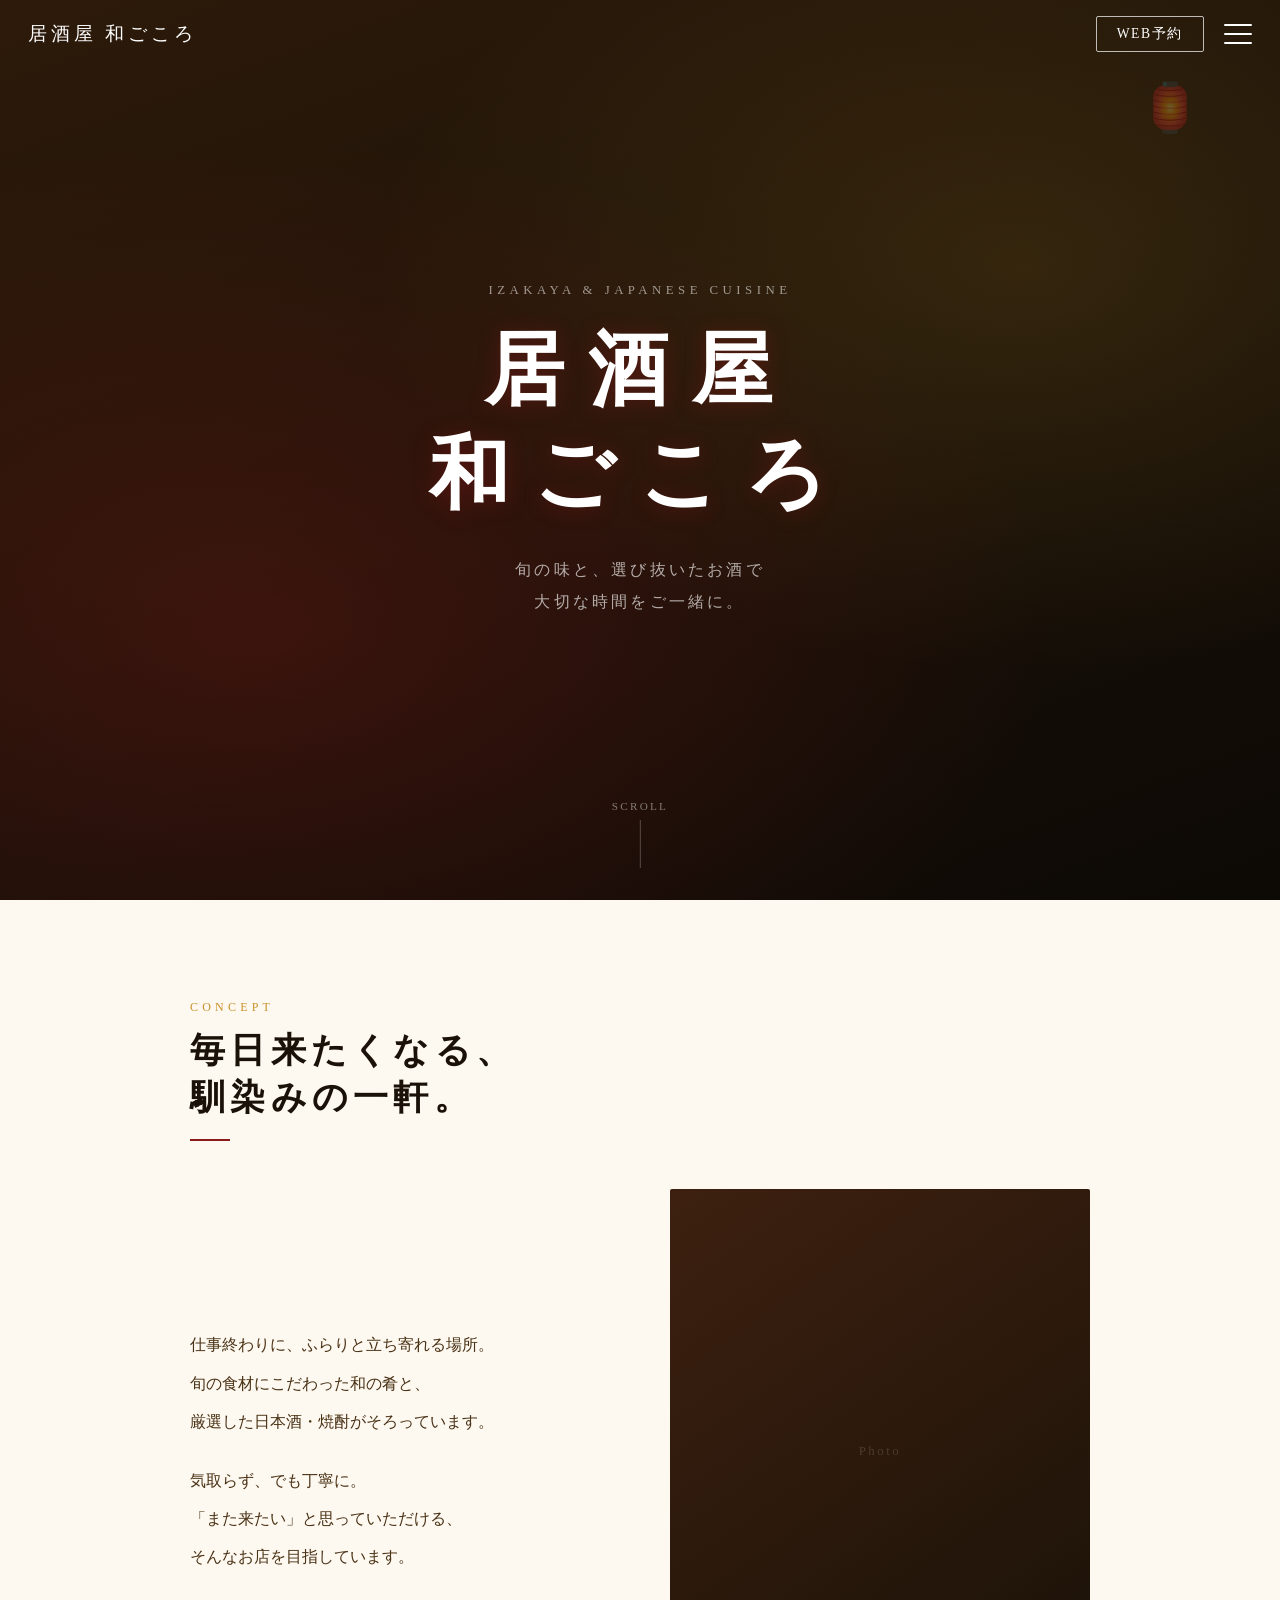
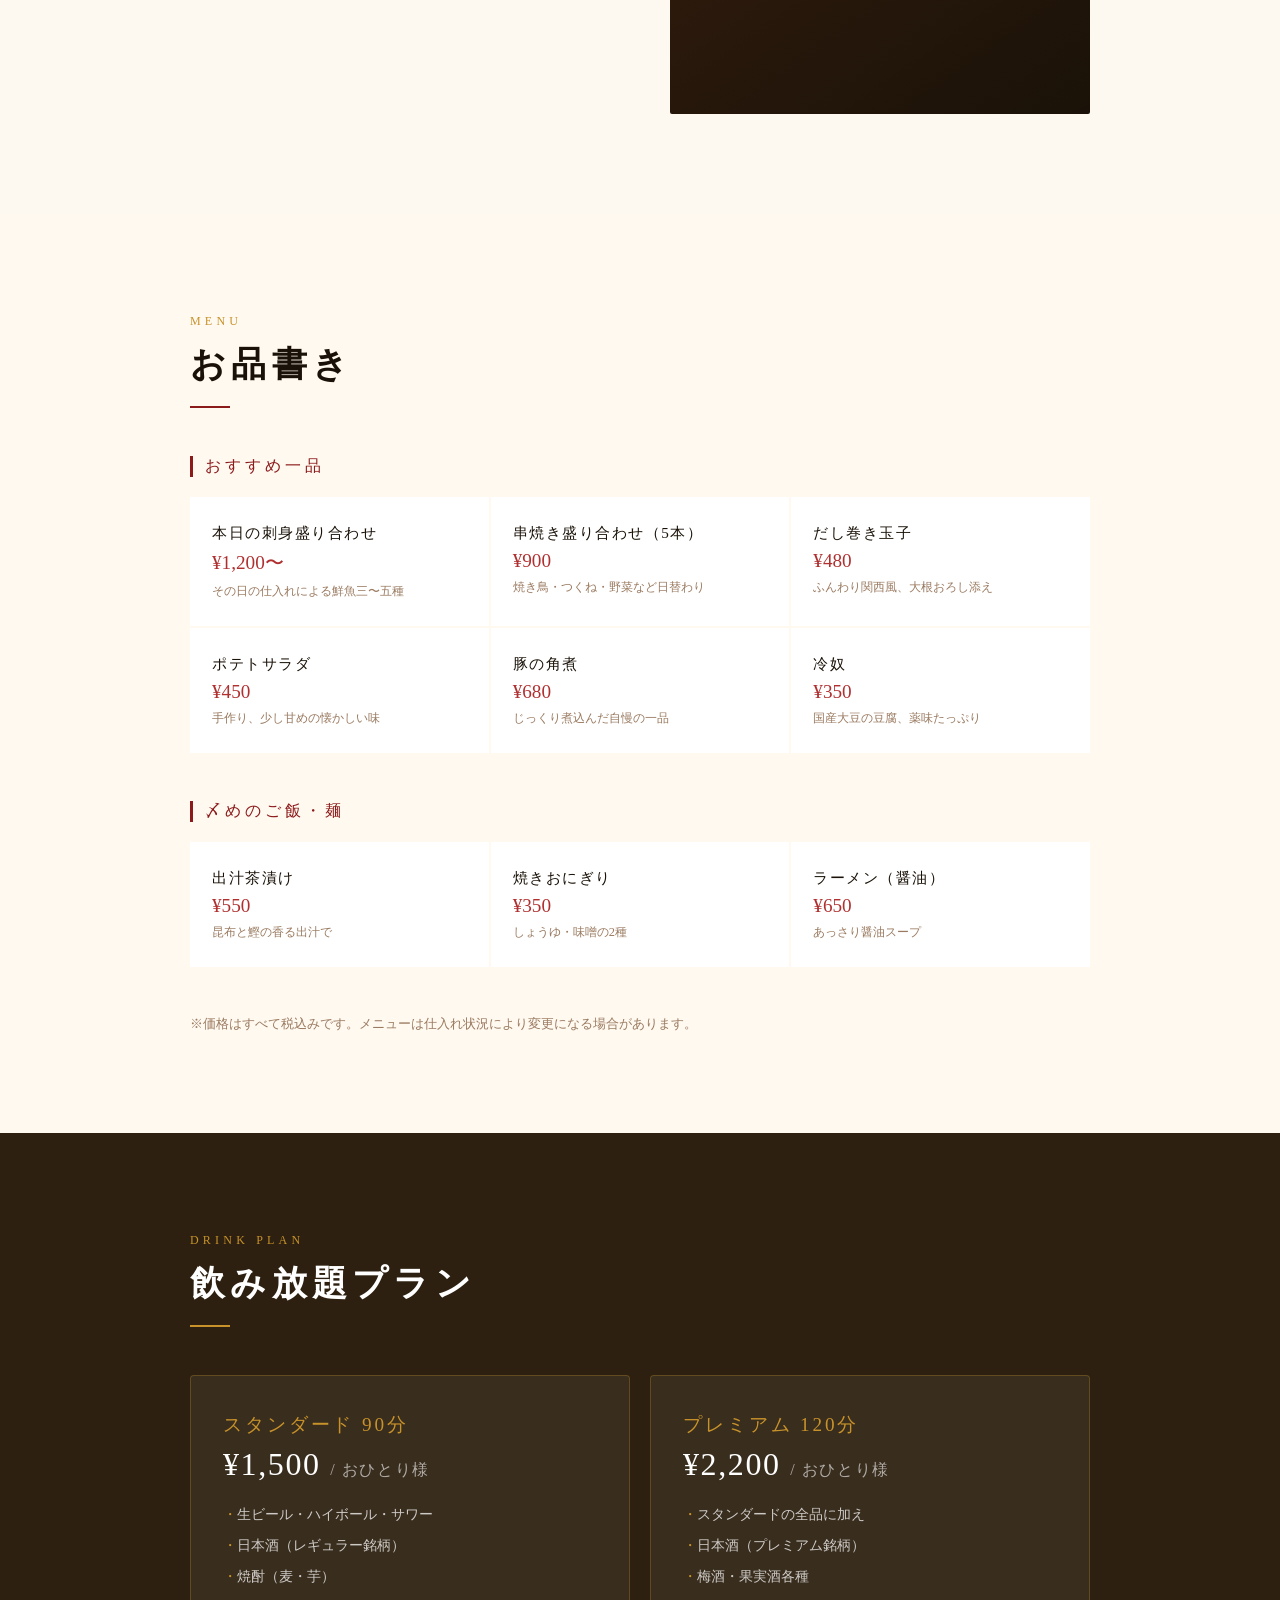
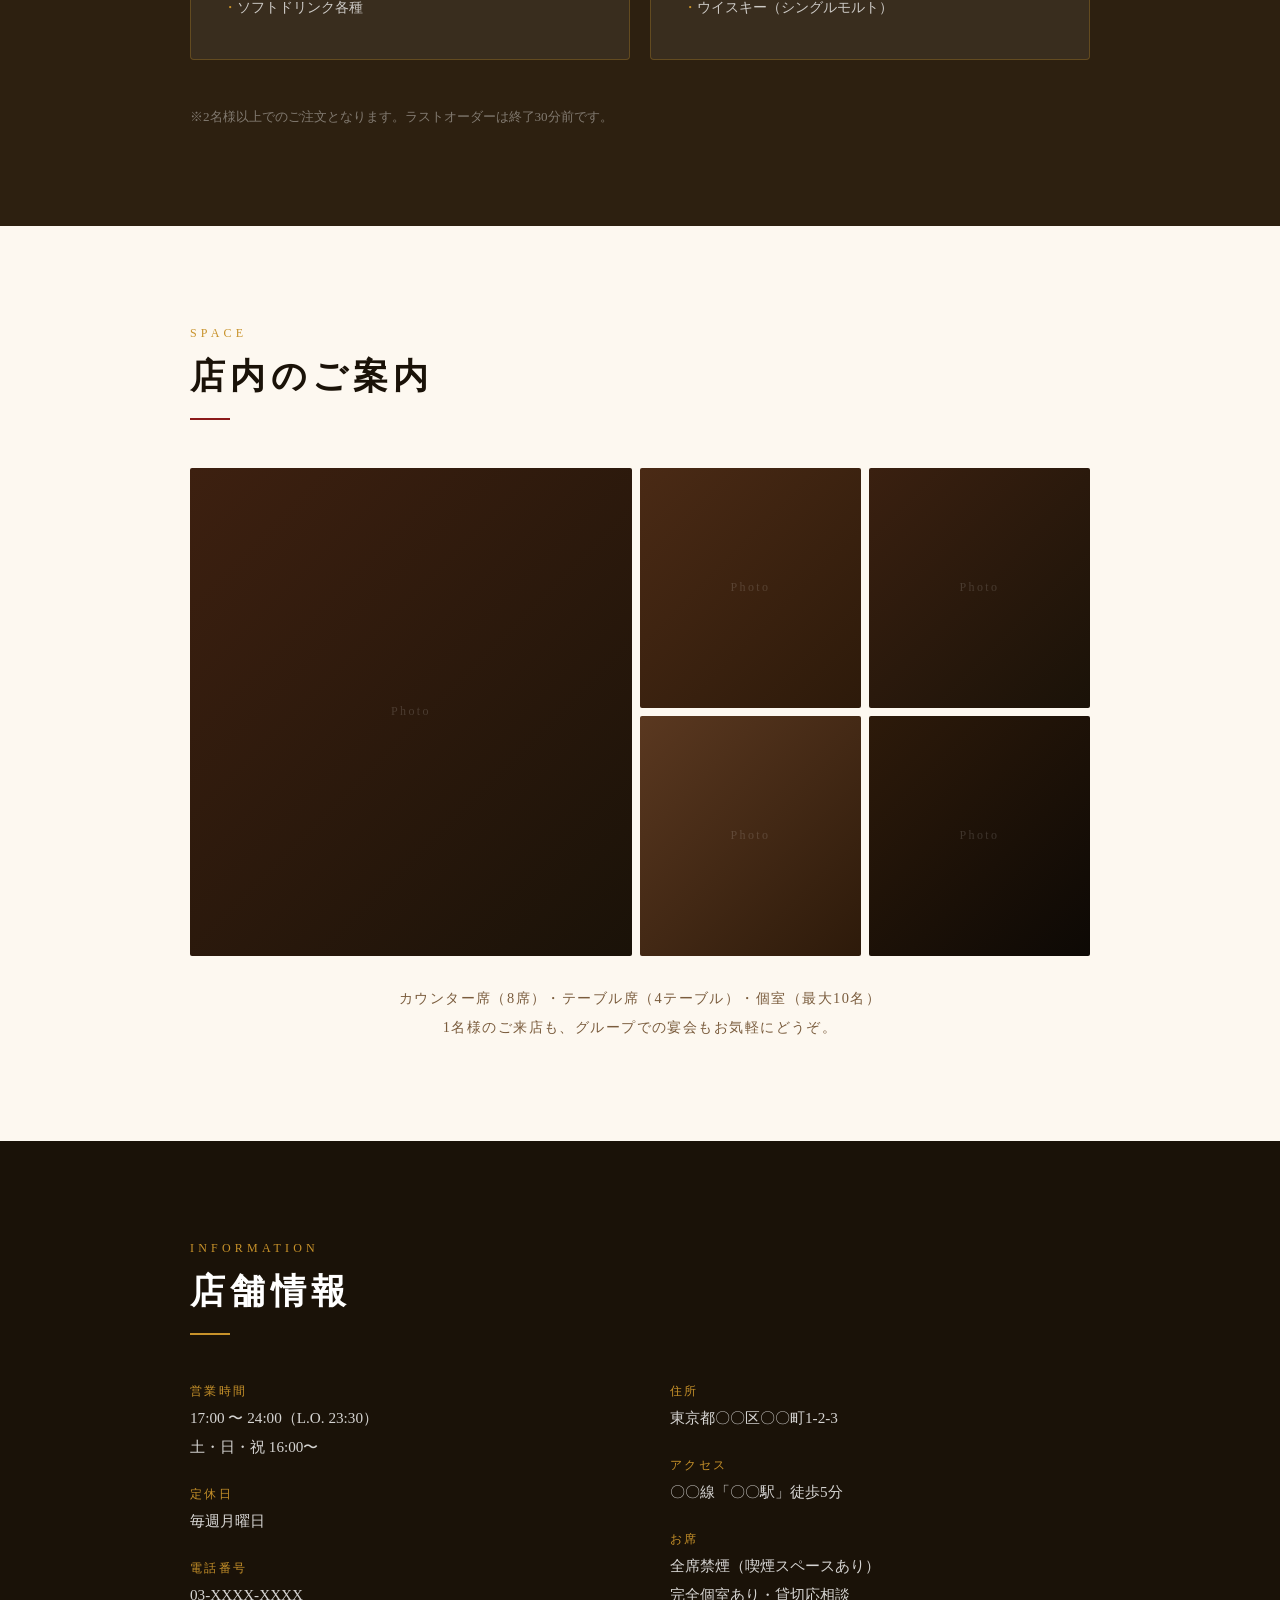
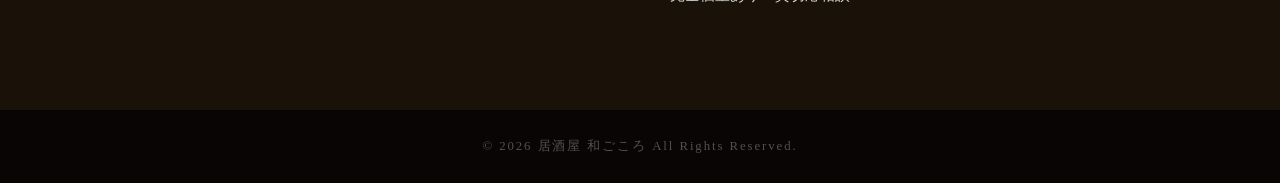
<file: participants/kawamura/index.html>
<!DOCTYPE html>
<html lang="ja">
<head>
  <meta charset="UTF-8">
  <meta name="viewport" content="width=device-width, initial-scale=1.0">
  <title>居酒屋 和ごころ</title>
  <style>
    *, *::before, *::after { margin: 0; padding: 0; box-sizing: border-box; }

    :root {
      --red:        #8b1a1a;
      --red-light:  #b03030;
      --dark:       #1a1208;
      --dark-mid:   #2d2010;
      --warm:       #4a3215;
      --cream:      #f5e6c8;
      --bg:         #fdf8f0;
      --gold:       #c8922a;
    }

    html { scroll-behavior: smooth; }

    body {
      font-family: "Hiragino Mincho ProN", "Yu Mincho", serif;
      background-color: var(--bg);
      color: var(--dark);
    }

    /* =====================
       固定ヘッダー
    ===================== */
    #site-header {
      position: fixed;
      top: 0; left: 0;
      width: 100%;
      z-index: 100;
      display: flex;
      align-items: center;
      justify-content: space-between;
      padding: 16px 28px;
      background: transparent;
      transition: background 0.3s;
    }

    #site-header.scrolled {
      background: rgba(26, 18, 8, 0.93);
      backdrop-filter: blur(4px);
    }

    .header-logo {
      color: #fff;
      font-size: 1.2rem;
      letter-spacing: 0.2em;
      text-decoration: none;
    }

    .header-right {
      display: flex;
      align-items: center;
    }

    .btn-reserve {
      display: inline-block;
      color: #fff;
      border: 1px solid rgba(255,255,255,0.7);
      padding: 8px 20px;
      font-size: 0.85rem;
      letter-spacing: 0.12em;
      text-decoration: none;
      border-radius: 2px;
      transition: background 0.2s;
      white-space: nowrap;
      margin-right: 20px;
    }

    .btn-reserve:hover { background: rgba(255,255,255,0.15); }

    .hamburger {
      display: flex;
      flex-direction: column;
      justify-content: space-between;
      width: 28px; height: 20px;
      cursor: pointer;
      background: none; border: none; padding: 0;
    }

    .hamburger span {
      display: block;
      width: 100%; height: 2px;
      background: #fff;
      border-radius: 1px;
      transition: transform 0.3s, opacity 0.3s;
    }

    .hamburger.open span:nth-child(1) { transform: translateY(9px) rotate(45deg); }
    .hamburger.open span:nth-child(2) { opacity: 0; }
    .hamburger.open span:nth-child(3) { transform: translateY(-9px) rotate(-45deg); }

    #drawer {
      position: fixed;
      top: 0; right: -100%;
      width: min(320px, 80vw);
      height: 100vh;
      background: var(--dark);
      z-index: 99;
      transition: right 0.35s ease;
      display: flex;
      flex-direction: column;
      justify-content: center;
      padding: 60px 40px;
    }

    #drawer.open { right: 0; }

    #drawer nav a {
      display: block;
      color: var(--cream);
      text-decoration: none;
      font-size: 1.1rem;
      letter-spacing: 0.2em;
      padding: 18px 0;
      border-bottom: 1px solid rgba(255,255,255,0.1);
      transition: color 0.2s;
    }

    #drawer nav a:hover { color: #fff; }

    .drawer-overlay {
      display: none;
      position: fixed;
      inset: 0;
      background: rgba(0,0,0,0.55);
      z-index: 98;
    }

    .drawer-overlay.open { display: block; }

    /* =====================
       HERO
    ===================== */
    #hero {
      position: relative;
      height: 100vh;
      min-height: 560px;
      background: linear-gradient(160deg, #2d1a0a 0%, #1a1208 50%, #0d0905 100%);
      display: flex;
      align-items: center;
      justify-content: center;
      overflow: hidden;
    }

    #hero::before {
      content: "";
      position: absolute;
      inset: 0;
      background:
        radial-gradient(ellipse at 20% 70%, rgba(139,26,26,0.3) 0%, transparent 55%),
        radial-gradient(ellipse at 80% 30%, rgba(200,146,42,0.15) 0%, transparent 45%);
    }

    /* ちょうちん風の装飾 */
    #hero::after {
      content: "🏮";
      position: absolute;
      top: 80px; right: 80px;
      font-size: 3rem;
      opacity: 0.3;
    }

    .hero-inner {
      position: relative;
      text-align: center;
      color: #fff;
      padding: 20px;
    }

    .hero-label {
      font-size: 0.8rem;
      letter-spacing: 0.35em;
      color: rgba(255,255,255,0.55);
      margin-bottom: 20px;
      text-transform: uppercase;
    }

    .hero-title {
      font-size: clamp(2.8rem, 7vw, 5rem);
      letter-spacing: 0.3em;
      line-height: 1.3;
      margin-bottom: 28px;
      text-shadow: 0 2px 20px rgba(139,26,26,0.4);
    }

    .hero-subtitle {
      font-size: clamp(0.85rem, 2vw, 1rem);
      letter-spacing: 0.2em;
      color: rgba(255,255,255,0.65);
      line-height: 2;
    }

    .hero-scroll {
      position: absolute;
      bottom: 32px; left: 50%;
      transform: translateX(-50%);
      display: flex;
      flex-direction: column;
      align-items: center;
      gap: 8px;
      color: rgba(255,255,255,0.45);
      font-size: 0.7rem;
      letter-spacing: 0.2em;
    }

    .hero-scroll::after {
      content: "";
      width: 1px; height: 48px;
      background: rgba(255,255,255,0.25);
      animation: scrollLine 1.6s ease-in-out infinite;
    }

    @keyframes scrollLine {
      0%   { opacity: 1; transform: scaleY(1); transform-origin: top; }
      100% { opacity: 0; transform: scaleY(0); transform-origin: top; }
    }

    /* =====================
       セクション共通
    ===================== */
    .section { padding: 100px 20px; }

    .section-inner {
      max-width: 900px;
      margin: 0 auto;
    }

    .section-label {
      font-size: 0.75rem;
      letter-spacing: 0.35em;
      color: var(--gold);
      text-transform: uppercase;
      margin-bottom: 12px;
    }

    .section-title {
      font-size: clamp(1.6rem, 3vw, 2.2rem);
      letter-spacing: 0.15em;
      margin-bottom: 48px;
      position: relative;
      padding-bottom: 20px;
    }

    .section-title::after {
      content: "";
      position: absolute;
      bottom: 0; left: 0;
      width: 40px; height: 2px;
      background: var(--red);
    }

    /* =====================
       コンセプト
    ===================== */
    #concept { background: var(--bg); }

    .concept-body {
      display: grid;
      grid-template-columns: 1fr 1fr;
      gap: 60px;
      align-items: center;
    }

    @media (max-width: 640px) {
      .concept-body { grid-template-columns: 1fr; gap: 36px; }
    }

    .concept-text p {
      line-height: 2.4;
      font-size: 1rem;
      color: #4a3215;
    }

    .concept-text p + p { margin-top: 20px; }

    .concept-image {
      aspect-ratio: 4/5;
      background: linear-gradient(145deg, #3d2010, #1a1208);
      border-radius: 2px;
      position: relative;
      overflow: hidden;
      display: flex;
      align-items: center;
      justify-content: center;
    }

    .concept-image span {
      color: rgba(255,255,255,0.15);
      font-size: 0.8rem;
      letter-spacing: 0.2em;
    }

    /* =====================
       メニュー（お品書き）
    ===================== */
    #menu { background: #fff9f0; }

    .menu-category {
      margin-bottom: 48px;
    }

    .menu-category-title {
      font-size: 1rem;
      letter-spacing: 0.25em;
      color: var(--red);
      border-left: 3px solid var(--red);
      padding-left: 12px;
      margin-bottom: 20px;
    }

    .menu-grid {
      display: grid;
      grid-template-columns: repeat(auto-fill, minmax(240px, 1fr));
      gap: 2px;
    }

    .menu-card {
      background: #fff;
      padding: 24px 22px;
      border-top: 2px solid transparent;
      transition: border-color 0.2s;
    }

    .menu-card:hover { border-top-color: var(--red); }

    .menu-card-name {
      font-size: 0.95rem;
      letter-spacing: 0.1em;
      margin-bottom: 6px;
    }

    .menu-card-price {
      font-size: 1.2rem;
      color: var(--red-light);
    }

    .menu-card-note {
      margin-top: 6px;
      font-size: 0.78rem;
      color: #9a7a60;
      line-height: 1.6;
    }

    .menu-note {
      margin-top: 24px;
      font-size: 0.82rem;
      color: #9a7a60;
    }

    /* =====================
       飲み放題
    ===================== */
    #drink-plan {
      background: var(--dark-mid);
      color: var(--cream);
    }

    #drink-plan .section-label { color: var(--gold); }
    #drink-plan .section-title { color: #fff; }
    #drink-plan .section-title::after { background: var(--gold); }

    .plan-card {
      background: rgba(255,255,255,0.06);
      border: 1px solid rgba(200,146,42,0.3);
      border-radius: 4px;
      padding: 36px 32px;
      margin-bottom: 20px;
    }

    .plan-card-title {
      font-size: 1.2rem;
      letter-spacing: 0.15em;
      color: var(--gold);
      margin-bottom: 8px;
    }

    .plan-card-price {
      font-size: 2rem;
      color: #fff;
      letter-spacing: 0.05em;
      margin-bottom: 16px;
    }

    .plan-card-price span {
      font-size: 1rem;
      color: rgba(255,255,255,0.6);
    }

    .plan-card-list {
      list-style: none;
      font-size: 0.88rem;
      color: rgba(255,255,255,0.75);
      line-height: 2.2;
    }

    .plan-card-list li::before {
      content: "・";
      color: var(--gold);
    }

    .plan-grid {
      display: grid;
      grid-template-columns: 1fr 1fr;
      gap: 20px;
    }

    @media (max-width: 640px) {
      .plan-grid { grid-template-columns: 1fr; }
    }

    /* =====================
       店内写真
    ===================== */
    #space { background: var(--bg); }

    .space-gallery {
      display: grid;
      grid-template-columns: 2fr 1fr 1fr;
      grid-template-rows: 240px 240px;
      gap: 8px;
    }

    @media (max-width: 640px) {
      .space-gallery {
        grid-template-columns: 1fr 1fr;
        grid-template-rows: 160px 160px 160px;
      }
      .space-gallery .space-img:first-child {
        grid-column: span 2;
      }
    }

    .space-img {
      border-radius: 2px;
      background: linear-gradient(135deg, #3d2010, #1a1208);
      position: relative;
      overflow: hidden;
      display: flex;
      align-items: center;
      justify-content: center;
    }

    .space-img:first-child { grid-row: span 2; }

    .space-img span {
      color: rgba(255,255,255,0.15);
      font-size: 0.75rem;
      letter-spacing: 0.2em;
    }

    .space-img:nth-child(2) { background: linear-gradient(135deg, #4a2a15, #2d1a0a); }
    .space-img:nth-child(3) { background: linear-gradient(135deg, #3a2010, #1a1208); }
    .space-img:nth-child(4) { background: linear-gradient(135deg, #5a3820, #2d1a0a); }
    .space-img:nth-child(5) { background: linear-gradient(135deg, #2d1a0a, #0d0905); }

    .space-caption {
      margin-top: 28px;
      text-align: center;
      font-size: 0.9rem;
      color: #7a5c3d;
      line-height: 2;
      letter-spacing: 0.1em;
    }

    /* =====================
       店舗情報
    ===================== */
    #info {
      background: var(--dark);
      color: var(--cream);
    }

    #info .section-label { color: var(--gold); }
    #info .section-title { color: #fff; }
    #info .section-title::after { background: var(--gold); }

    .info-grid {
      display: grid;
      grid-template-columns: 1fr 1fr;
      gap: 60px;
    }

    @media (max-width: 640px) {
      .info-grid { grid-template-columns: 1fr; gap: 40px; }
    }

    .info-dl dt {
      font-size: 0.75rem;
      letter-spacing: 0.2em;
      color: var(--gold);
      margin-bottom: 4px;
      margin-top: 24px;
    }

    .info-dl dt:first-child { margin-top: 0; }

    .info-dl dd {
      font-size: 0.95rem;
      line-height: 1.9;
      color: rgba(255,255,255,0.82);
    }

    /* =====================
       フッター
    ===================== */
    footer {
      background: #080504;
      color: rgba(255,255,255,0.3);
      text-align: center;
      padding: 28px 20px;
      font-size: 0.8rem;
      letter-spacing: 0.15em;
    }
  </style>
</head>
<body>

<!-- ヘッダー -->
<header id="site-header">
  <a href="#hero" class="header-logo">居酒屋 和ごころ</a>
  <div class="header-right">
    <a href="#" class="btn-reserve">WEB予約</a>
    <button class="hamburger" id="hamburger-btn" aria-label="メニューを開く">
      <span></span><span></span><span></span>
    </button>
  </div>
</header>

<div class="drawer-overlay" id="drawer-overlay"></div>

<div id="drawer">
  <nav>
    <a href="#concept">コンセプト</a>
    <a href="#menu">お品書き</a>
    <a href="#drink-plan">飲み放題</a>
    <a href="#space">店内</a>
    <a href="#info">店舗情報</a>
  </nav>
</div>

<!-- HERO -->
<section id="hero">
  <div class="hero-inner">
    <p class="hero-label">Izakaya &amp; Japanese Cuisine</p>
    <h1 class="hero-title">居酒屋<br>和ごころ</h1>
    <p class="hero-subtitle">
      旬の味と、選び抜いたお酒で<br>
      大切な時間をご一緒に。
    </p>
  </div>
  <div class="hero-scroll">SCROLL</div>
</section>

<!-- コンセプト -->
<section id="concept" class="section">
  <div class="section-inner">
    <p class="section-label">Concept</p>
    <h2 class="section-title">毎日来たくなる、<br>馴染みの一軒。</h2>
    <div class="concept-body">
      <div class="concept-text">
        <p>
          仕事終わりに、ふらりと立ち寄れる場所。<br>
          旬の食材にこだわった和の肴と、<br>
          厳選した日本酒・焼酎がそろっています。
        </p>
        <p>
          気取らず、でも丁寧に。<br>
          「また来たい」と思っていただける、<br>
          そんなお店を目指しています。
        </p>
      </div>
      <div class="concept-image">
        <!-- ★ 写真に差し替える場合は <img src="ファイル名" alt="料理の写真"> に置き換えてください -->
        <span>Photo</span>
      </div>
    </div>
  </div>
</section>

<!-- お品書き -->
<section id="menu" class="section">
  <div class="section-inner">
    <p class="section-label">Menu</p>
    <h2 class="section-title">お品書き</h2>

    <div class="menu-category">
      <p class="menu-category-title">おすすめ一品</p>
      <div class="menu-grid">
        <div class="menu-card">
          <p class="menu-card-name">本日の刺身盛り合わせ</p>
          <p class="menu-card-price">¥1,200〜</p>
          <p class="menu-card-note">その日の仕入れによる鮮魚三〜五種</p>
        </div>
        <div class="menu-card">
          <p class="menu-card-name">串焼き盛り合わせ（5本）</p>
          <p class="menu-card-price">¥900</p>
          <p class="menu-card-note">焼き鳥・つくね・野菜など日替わり</p>
        </div>
        <div class="menu-card">
          <p class="menu-card-name">だし巻き玉子</p>
          <p class="menu-card-price">¥480</p>
          <p class="menu-card-note">ふんわり関西風、大根おろし添え</p>
        </div>
        <div class="menu-card">
          <p class="menu-card-name">ポテトサラダ</p>
          <p class="menu-card-price">¥450</p>
          <p class="menu-card-note">手作り、少し甘めの懐かしい味</p>
        </div>
        <div class="menu-card">
          <p class="menu-card-name">豚の角煮</p>
          <p class="menu-card-price">¥680</p>
          <p class="menu-card-note">じっくり煮込んだ自慢の一品</p>
        </div>
        <div class="menu-card">
          <p class="menu-card-name">冷奴</p>
          <p class="menu-card-price">¥350</p>
          <p class="menu-card-note">国産大豆の豆腐、薬味たっぷり</p>
        </div>
      </div>
    </div>

    <div class="menu-category">
      <p class="menu-category-title">〆めのご飯・麺</p>
      <div class="menu-grid">
        <div class="menu-card">
          <p class="menu-card-name">出汁茶漬け</p>
          <p class="menu-card-price">¥550</p>
          <p class="menu-card-note">昆布と鰹の香る出汁で</p>
        </div>
        <div class="menu-card">
          <p class="menu-card-name">焼きおにぎり</p>
          <p class="menu-card-price">¥350</p>
          <p class="menu-card-note">しょうゆ・味噌の2種</p>
        </div>
        <div class="menu-card">
          <p class="menu-card-name">ラーメン（醤油）</p>
          <p class="menu-card-price">¥650</p>
          <p class="menu-card-note">あっさり醤油スープ</p>
        </div>
      </div>
    </div>

    <p class="menu-note">※価格はすべて税込みです。メニューは仕入れ状況により変更になる場合があります。</p>
  </div>
</section>

<!-- 飲み放題プラン -->
<section id="drink-plan" class="section">
  <div class="section-inner">
    <p class="section-label">Drink Plan</p>
    <h2 class="section-title">飲み放題プラン</h2>
    <div class="plan-grid">
      <div class="plan-card">
        <p class="plan-card-title">スタンダード 90分</p>
        <p class="plan-card-price">¥1,500 <span>/ おひとり様</span></p>
        <ul class="plan-card-list">
          <li>生ビール・ハイボール・サワー</li>
          <li>日本酒（レギュラー銘柄）</li>
          <li>焼酎（麦・芋）</li>
          <li>ソフトドリンク各種</li>
        </ul>
      </div>
      <div class="plan-card">
        <p class="plan-card-title">プレミアム 120分</p>
        <p class="plan-card-price">¥2,200 <span>/ おひとり様</span></p>
        <ul class="plan-card-list">
          <li>スタンダードの全品に加え</li>
          <li>日本酒（プレミアム銘柄）</li>
          <li>梅酒・果実酒各種</li>
          <li>ウイスキー（シングルモルト）</li>
        </ul>
      </div>
    </div>
    <p class="menu-note" style="color:rgba(255,255,255,0.4); margin-top:28px;">※2名様以上でのご注文となります。ラストオーダーは終了30分前です。</p>
  </div>
</section>

<!-- 店内写真 -->
<section id="space" class="section">
  <div class="section-inner">
    <p class="section-label">Space</p>
    <h2 class="section-title">店内のご案内</h2>
    <div class="space-gallery">
      <div class="space-img">
        <!-- ★ <img src="ファイル名" alt="店内"> に置き換えてください -->
        <span>Photo</span>
      </div>
      <div class="space-img"><span>Photo</span></div>
      <div class="space-img"><span>Photo</span></div>
      <div class="space-img"><span>Photo</span></div>
      <div class="space-img"><span>Photo</span></div>
    </div>
    <p class="space-caption">
      カウンター席（8席）・テーブル席（4テーブル）・個室（最大10名）<br>
      1名様のご来店も、グループでの宴会もお気軽にどうぞ。
    </p>
  </div>
</section>

<!-- 店舗情報 -->
<section id="info" class="section">
  <div class="section-inner">
    <p class="section-label">Information</p>
    <h2 class="section-title">店舗情報</h2>
    <div class="info-grid">
      <dl class="info-dl">
        <dt>営業時間</dt>
        <dd>17:00 〜 24:00（L.O. 23:30）<br>土・日・祝 16:00〜</dd>
        <dt>定休日</dt>
        <dd>毎週月曜日</dd>
        <dt>電話番号</dt>
        <dd>03-XXXX-XXXX</dd>
      </dl>
      <dl class="info-dl">
        <dt>住所</dt>
        <dd>東京都〇〇区〇〇町1-2-3</dd>
        <dt>アクセス</dt>
        <dd>〇〇線「〇〇駅」徒歩5分</dd>
        <dt>お席</dt>
        <dd>全席禁煙（喫煙スペースあり）<br>完全個室あり・貸切応相談</dd>
      </dl>
    </div>
  </div>
</section>

<footer>
  <p>&copy; 2026 居酒屋 和ごころ All Rights Reserved.</p>
</footer>

<script>
  // スクロールでヘッダー背景を変化
  const header = document.getElementById('site-header');
  window.addEventListener('scroll', () => {
    header.classList.toggle('scrolled', window.scrollY > 60);
  });

  // ハンバーガーメニュー開閉
  const btn     = document.getElementById('hamburger-btn');
  const drawer  = document.getElementById('drawer');
  const overlay = document.getElementById('drawer-overlay');

  function openDrawer() {
    btn.classList.add('open');
    drawer.classList.add('open');
    overlay.classList.add('open');
  }

  function closeDrawer() {
    btn.classList.remove('open');
    drawer.classList.remove('open');
    overlay.classList.remove('open');
  }

  btn.addEventListener('click', () => {
    drawer.classList.contains('open') ? closeDrawer() : openDrawer();
  });

  overlay.addEventListener('click', closeDrawer);

  drawer.querySelectorAll('a').forEach(a => {
    a.addEventListener('click', closeDrawer);
  });
</script>

</body>
</html>
</file>
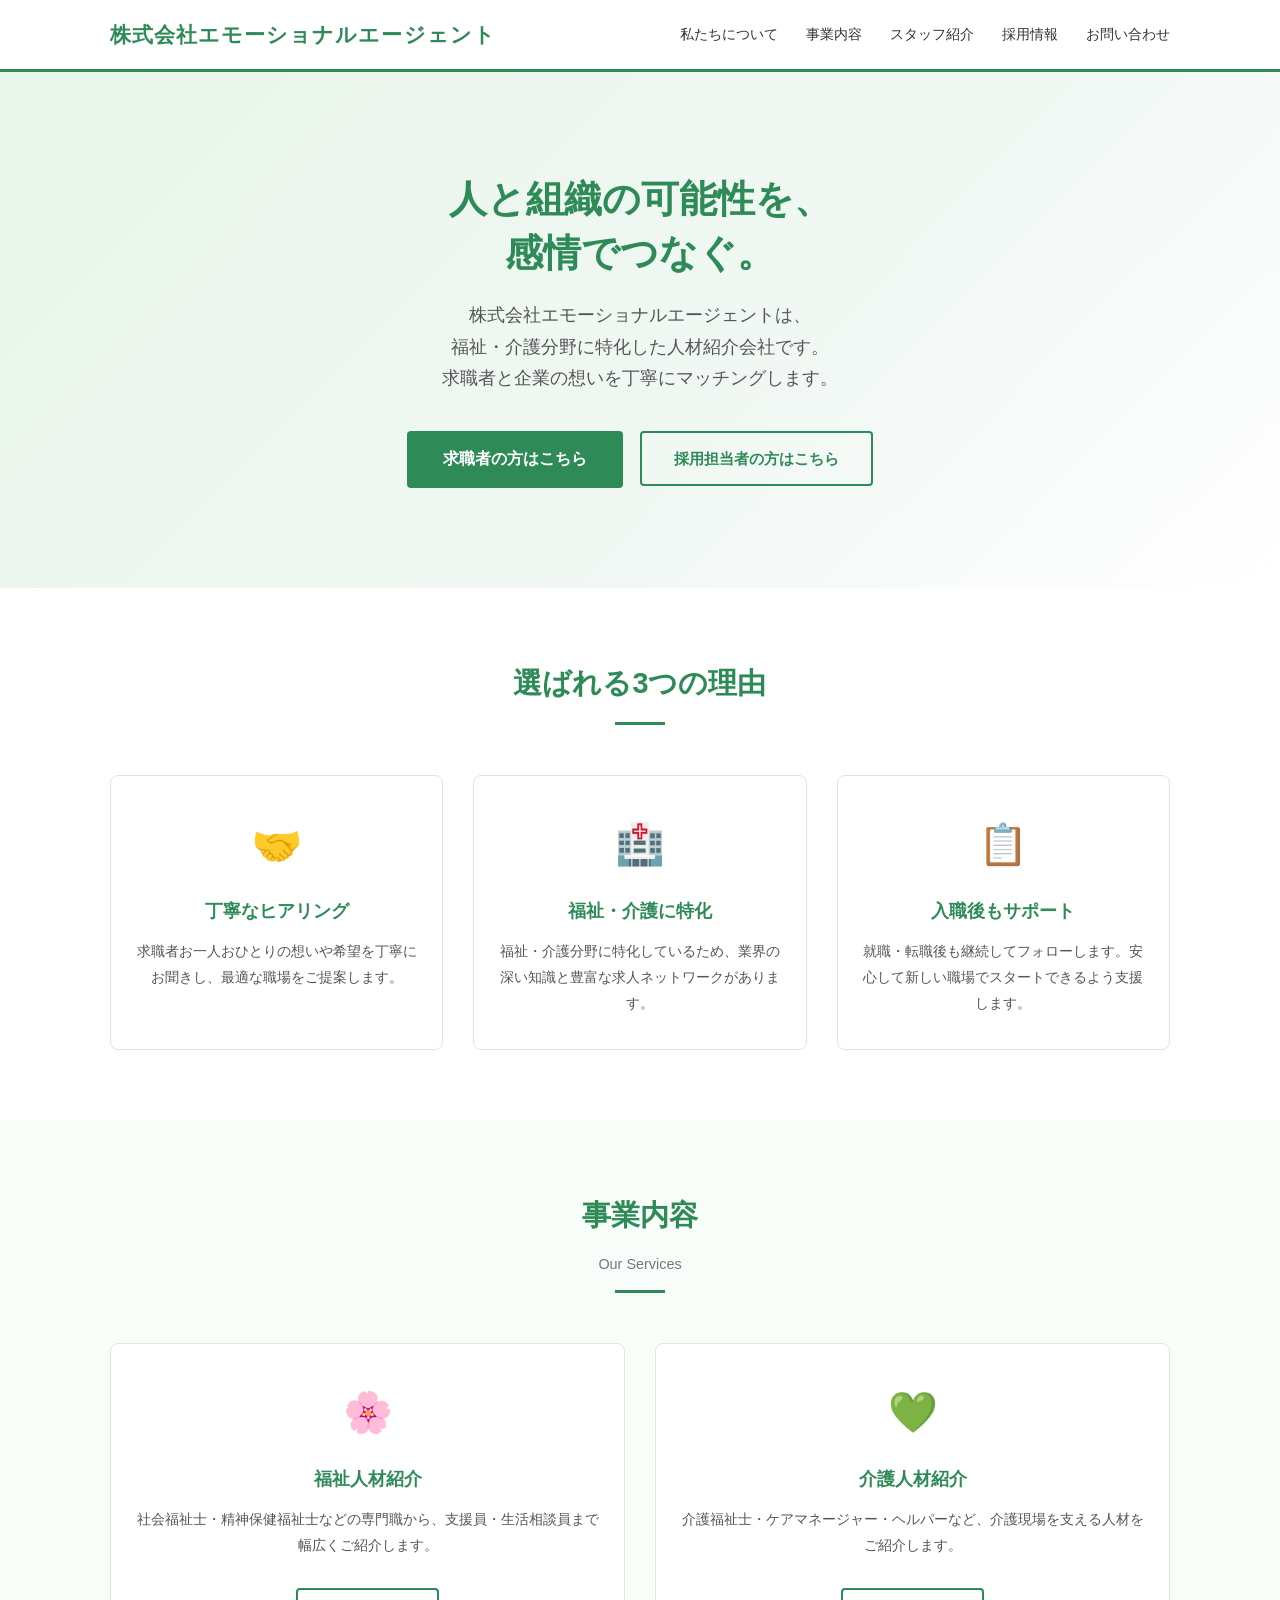
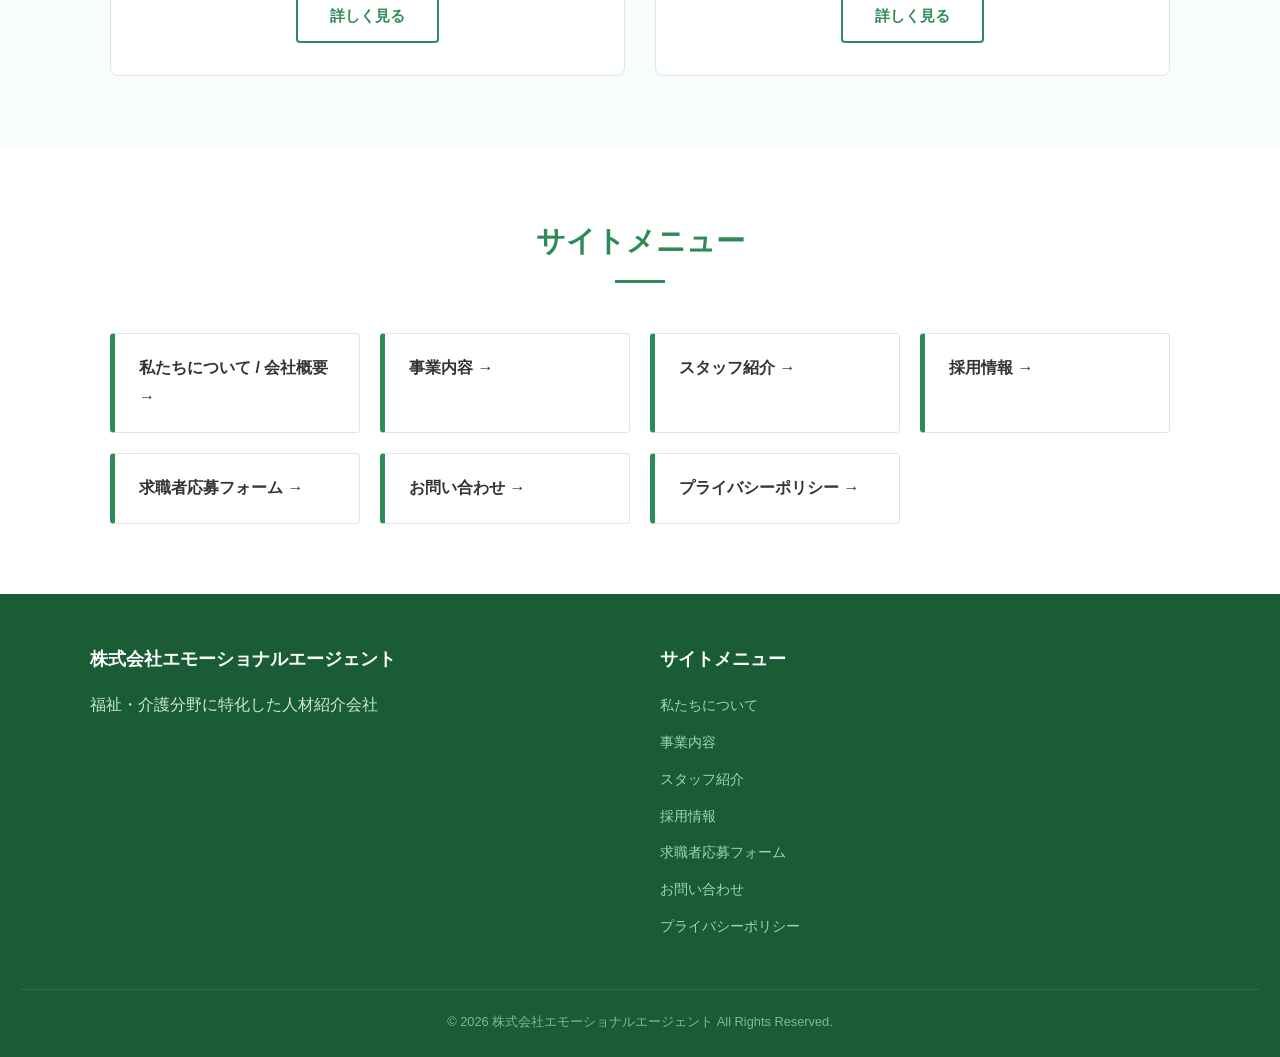
<file: participants/fukusaka/emotional-agent/index.html>
<!DOCTYPE html>
<html lang="ja">
<head>
  <meta charset="UTF-8">
  <meta name="viewport" content="width=device-width, initial-scale=1.0">
  <title>株式会社エモーショナルエージェント</title>
  <link rel="stylesheet" href="style.css">
</head>
<body>

  <!-- ヘッダー -->
  <header>
    <div class="inner">
      <div class="logo">
        <a href="index.html">株式会社エモーショナルエージェント</a>
      </div>
      <nav>
        <ul>
          <li><a href="about.html">私たちについて</a></li>
          <li><a href="services.html">事業内容</a></li>
          <li><a href="staff.html">スタッフ紹介</a></li>
          <li><a href="careers.html">採用情報</a></li>
          <li><a href="contact.html">お問い合わせ</a></li>
        </ul>
      </nav>
    </div>
  </header>

  <!-- ヒーローエリア -->
  <section class="hero">
    <div class="container">
      <h1>人と組織の可能性を、<br>感情でつなぐ。</h1>
      <p>
        株式会社エモーショナルエージェントは、<br>
        福祉・介護分野に特化した人材紹介会社です。<br>
        求職者と企業の想いを丁寧にマッチングします。
      </p>
      <a href="job-form.html" class="btn">求職者の方はこちら</a>
      &nbsp;&nbsp;
      <a href="contact.html" class="btn-outline">採用担当者の方はこちら</a>
    </div>
  </section>

  <!-- 選ばれる理由 -->
  <section>
    <div class="container">
      <div class="section-title">
        <h2>選ばれる3つの理由</h2>
        <span class="underline"></span>
      </div>
      <div class="card-grid">
        <div class="card">
          <div class="icon">🤝</div>
          <h3>丁寧なヒアリング</h3>
          <p>求職者お一人おひとりの想いや希望を丁寧にお聞きし、最適な職場をご提案します。</p>
        </div>
        <div class="card">
          <div class="icon">🏥</div>
          <h3>福祉・介護に特化</h3>
          <p>福祉・介護分野に特化しているため、業界の深い知識と豊富な求人ネットワークがあります。</p>
        </div>
        <div class="card">
          <div class="icon">📋</div>
          <h3>入職後もサポート</h3>
          <p>就職・転職後も継続してフォローします。安心して新しい職場でスタートできるよう支援します。</p>
        </div>
      </div>
    </div>
  </section>

  <!-- 事業内容ダイジェスト -->
  <section>
    <div class="container">
      <div class="section-title">
        <h2>事業内容</h2>
        <p>Our Services</p>
        <span class="underline"></span>
      </div>
      <div class="card-grid">
        <div class="card">
          <div class="icon">🌸</div>
          <h3>福祉人材紹介</h3>
          <p>社会福祉士・精神保健福祉士などの専門職から、支援員・生活相談員まで幅広くご紹介します。</p>
          <br>
          <a href="services.html" class="btn-outline">詳しく見る</a>
        </div>
        <div class="card">
          <div class="icon">💚</div>
          <h3>介護人材紹介</h3>
          <p>介護福祉士・ケアマネージャー・ヘルパーなど、介護現場を支える人材をご紹介します。</p>
          <br>
          <a href="services.html" class="btn-outline">詳しく見る</a>
        </div>
      </div>
    </div>
  </section>

  <!-- 各ページへのリンク -->
  <section>
    <div class="container">
      <div class="section-title">
        <h2>サイトメニュー</h2>
        <span class="underline"></span>
      </div>
      <div class="nav-links">
        <a href="about.html">私たちについて / 会社概要 →</a>
        <a href="services.html">事業内容 →</a>
        <a href="staff.html">スタッフ紹介 →</a>
        <a href="careers.html">採用情報 →</a>
        <a href="job-form.html">求職者応募フォーム →</a>
        <a href="contact.html">お問い合わせ →</a>
        <a href="privacy.html">プライバシーポリシー →</a>
      </div>
    </div>
  </section>

  <!-- フッター -->
  <footer>
    <div class="footer-inner">
      <div>
        <h3>株式会社エモーショナルエージェント</h3>
        <p>福祉・介護分野に特化した人材紹介会社</p>
      </div>
      <div>
        <h3>サイトメニュー</h3>
        <ul>
          <li><a href="about.html">私たちについて</a></li>
          <li><a href="services.html">事業内容</a></li>
          <li><a href="staff.html">スタッフ紹介</a></li>
          <li><a href="careers.html">採用情報</a></li>
          <li><a href="job-form.html">求職者応募フォーム</a></li>
          <li><a href="contact.html">お問い合わせ</a></li>
          <li><a href="privacy.html">プライバシーポリシー</a></li>
        </ul>
      </div>
    </div>
    <p class="copyright">&copy; 2026 株式会社エモーショナルエージェント All Rights Reserved.</p>
  </footer>

</body>
</html>
</file>
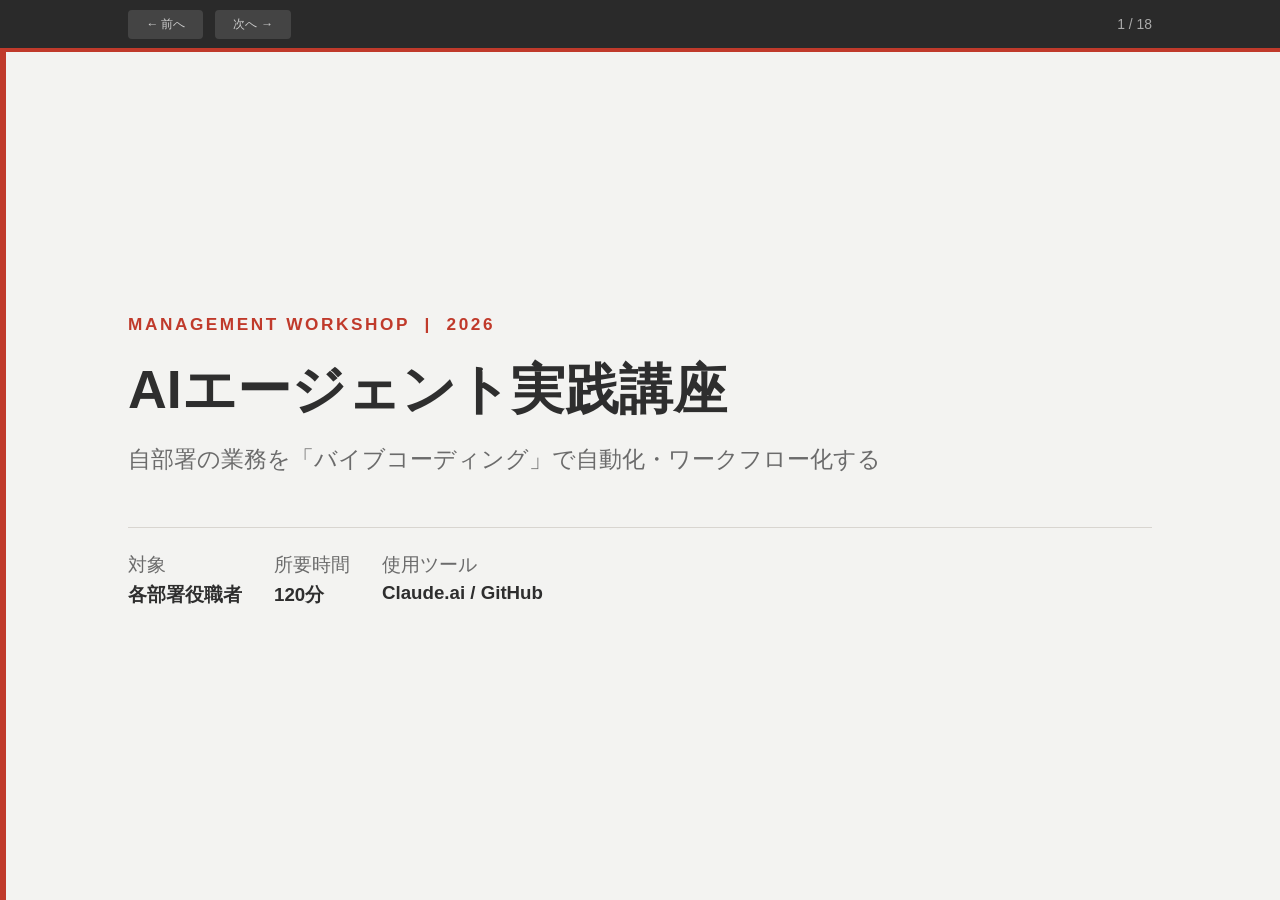
<file: slides.html>
<!DOCTYPE html>
<html lang="ja">
<head>
  <meta charset="UTF-8" />
  <meta name="viewport" content="width=device-width, initial-scale=1.0" />
  <title>AIエージェント実践講座</title>
  <style>
    /* ===== 基本設定 ===== */
    * { box-sizing: border-box; margin: 0; padding: 0; }

    :root {
      --bg:      #F3F3F1;
      --bg-alt:  #ECEAE7;
      --text:    #2E2E2E;
      --sub:     #6B6B6B;
      --accent:  #C03A2B;
      --white:   #FFFFFF;
      --border:  #D8D5D0;
    }

    html, body {
      height: 100%;
    }

    body {
      background: var(--bg);
      font-family: "Hiragino Sans", "Hiragino Kaku Gothic ProN", "Noto Sans JP", sans-serif;
      color: var(--text);
    }

    /* ===== スライド共通 ===== */
    .slide {
      display: none;
      width: 100%;
      min-height: calc(100vh - 48px);
      margin: 0;
      background: var(--bg);
      position: relative;
      overflow-y: auto;
      padding: 4vw 10vw 6vw;
      font-size: clamp(16px, 1.68vw, 22px); /* ベースフォントサイズ（全子要素はemで相対指定） */
    }
    .slide.active { display: flex; flex-direction: column; justify-content: center; }

    /* 上部アクセントライン（全スライド共通） */
    .slide::before {
      content: "";
      position: absolute;
      top: 0; left: 0; right: 0;
      height: 4px;
      background: var(--accent);
    }

    /* ===== ナビゲーション ===== */
    #nav {
      width: 100%;
      height: 48px;
      padding: 0 10vw;
      position: sticky;
      top: 0;
      z-index: 100;
      background: #2a2a2a;
      display: flex;
      align-items: center;
      gap: 12px;
      color: #aaa;
      font-size: 0.87em;
    }
    #nav button {
      background: #444;
      color: #ccc;
      border: none;
      padding: 6px 18px;
      border-radius: 4px;
      cursor: pointer;
      font-size: 0.87em;
      transition: background 0.15s;
    }
    #nav button:hover { background: var(--accent); color: #fff; }
    #slide-counter { margin-left: auto; }

    /* ===== タイトルスライド ===== */
    .slide-title {
      background: var(--bg);
    }
    .slide-title .eyebrow {
      font-size: 0.8em;
      letter-spacing: 0.15em;
      text-transform: uppercase;
      color: var(--accent);
      font-weight: 600;
      margin-bottom: 20px;
    }
    .slide-title h1 {
      font-size: 2.5em;
      font-weight: 700;
      line-height: 1.3;
      color: var(--text);
      margin-bottom: 16px;
    }
    .slide-title .subtitle {
      font-size: 1.05em;
      color: var(--sub);
      margin-bottom: 48px;
      line-height: 1.7;
    }
    .slide-title .meta {
      display: flex;
      gap: 32px;
      border-top: 1px solid var(--border);
      padding-top: 24px;
    }
    .slide-title .meta-item {
      font-size: 0.87em;
      color: var(--sub);
    }
    .slide-title .meta-item span {
      display: block;
      font-size: 1em;
      font-weight: 600;
      color: var(--text);
      margin-top: 4px;
    }
    .slide-title .accent-bar {
      position: absolute;
      left: 0; top: 0; bottom: 0;
      width: 6px;
      background: var(--accent);
    }

    /* ===== セクション区切りスライド ===== */
    .slide-section {
      background: var(--bg-alt);
    }
    .slide-section .section-number {
      font-size: 0.73em;
      letter-spacing: 0.2em;
      color: var(--accent);
      font-weight: 700;
      margin-bottom: 16px;
    }
    .slide-section h2 {
      font-size: 2.67em;
      font-weight: 700;
      color: var(--text);
      line-height: 1.3;
      margin-bottom: 20px;
    }
    .slide-section .section-desc {
      font-size: 1em;
      color: var(--sub);
      line-height: 1.8;
      max-width: 600px;
    }
    .slide-section .time-badge {
      display: inline-block;
      background: var(--accent);
      color: #fff;
      font-size: 0.8em;
      font-weight: 600;
      padding: 4px 14px;
      border-radius: 2px;
      margin-bottom: 24px;
    }

    /* ===== コンテンツスライド共通 ===== */
    .slide-content h2 {
      font-size: 1.47em;
      font-weight: 700;
      color: var(--text);
      margin-bottom: 28px;
      padding-bottom: 12px;
      border-bottom: 1px solid var(--border);
    }
    .slide-content h3 {
      font-size: 1em;
      font-weight: 700;
      color: var(--accent);
      margin-bottom: 10px;
      letter-spacing: 0.05em;
    }

    /* ===== 引用ブロック ===== */
    .quote-block {
      border-left: 4px solid var(--accent);
      padding: 20px 28px;
      background: var(--white);
      margin: 8px 0 24px;
      border-radius: 0 4px 4px 0;
    }
    .quote-block p {
      font-size: 1.2em;
      font-weight: 600;
      color: var(--text);
      line-height: 1.7;
    }
    .quote-block .quote-sub {
      font-size: 0.93em;
      color: var(--sub);
      margin-top: 12px;
      font-weight: 400;
      line-height: 1.7;
    }

    /* ===== 箇条書き ===== */
    .bullet-list {
      list-style: none;
      display: flex;
      flex-direction: column;
      gap: 14px;
    }
    .bullet-list li {
      font-size: 1em;
      color: var(--text);
      line-height: 1.7;
      display: flex;
      align-items: flex-start;
      gap: 12px;
    }
    .bullet-list li::before {
      content: "";
      display: inline-block;
      width: 6px;
      height: 6px;
      background: var(--accent);
      border-radius: 50%;
      margin-top: 8px;
      flex-shrink: 0;
    }

    /* ===== テーブル ===== */
    table {
      width: 100%;
      border-collapse: collapse;
      font-size: 0.93em;
    }
    thead tr {
      background: var(--text);
      color: var(--white);
    }
    thead th {
      padding: 10px 16px;
      text-align: left;
      font-weight: 600;
      font-size: 0.87em;
    }
    tbody tr { border-bottom: 1px solid var(--border); }
    tbody tr:nth-child(even) { background: var(--bg-alt); }
    tbody td { padding: 11px 16px; color: var(--text); line-height: 1.5; }
    .td-time { color: var(--accent); font-weight: 700; white-space: nowrap; }
    .td-label {
      display: inline-block;
      background: var(--accent);
      color: #fff;
      font-size: 0.73em;
      padding: 2px 8px;
      border-radius: 2px;
      white-space: nowrap;
    }

    /* ===== 2カラムレイアウト ===== */
    .two-col {
      display: grid;
      grid-template-columns: 1fr 1fr;
      gap: 24px;
    }
    .col-card {
      background: var(--white);
      border-radius: 4px;
      padding: 20px 22px;
      border: 1px solid var(--border);
    }
    .col-card h3 {
      font-size: 0.87em;
      color: var(--accent);
      font-weight: 700;
      margin-bottom: 10px;
      letter-spacing: 0.05em;
    }
    .col-card p, .col-card li {
      font-size: 0.93em;
      color: var(--sub);
      line-height: 1.75;
    }
    .col-card ul { list-style: none; padding: 0; }
    .col-card ul li { display: flex; gap: 8px; align-items: flex-start; }
    .col-card ul li::before {
      content: "";
      width: 5px; height: 5px;
      background: var(--accent);
      border-radius: 50%;
      margin-top: 8px;
      flex-shrink: 0;
    }

    /* ===== ステップ表示 ===== */
    .steps {
      display: flex;
      flex-direction: column;
      gap: 16px;
    }
    .step {
      display: flex;
      gap: 20px;
      align-items: flex-start;
    }
    .step-number {
      width: 2em;
      height: 2em;
      background: var(--accent);
      color: #fff;
      border-radius: 50%;
      font-size: 0.93em;
      font-weight: 700;
      display: flex;
      align-items: center;
      justify-content: center;
      flex-shrink: 0;
    }
    .step-body h3 {
      font-size: 1em;
      font-weight: 700;
      color: var(--text);
      margin-bottom: 4px;
    }
    .step-body p {
      font-size: 0.87em;
      color: var(--sub);
      line-height: 1.7;
    }

    /* ===== ヒューマンインザループ フロー図 ===== */
    .hitl-flow {
      display: flex;
      align-items: center;
      gap: 0;
      margin: 28px 0 20px;
      flex-wrap: nowrap;
      justify-content: center;
    }
    .hitl-box {
      padding: 10px 15px;
      border-radius: 4px;
      font-size: 0.87em;
      font-weight: 600;
      text-align: center;
      white-space: nowrap;
    }
    .hitl-task {
      background: var(--bg-alt);
      border: 1px solid var(--border);
      color: var(--text);
    }
    .hitl-check {
      background: var(--accent);
      color: #fff;
      font-size: 0.8em;
      font-weight: 700;
    }
    .hitl-arrow {
      color: var(--border);
      font-size: 1.33em;
      padding: 0 8px;
      flex-shrink: 0;
    }
    .hitl-result {
      background: var(--text);
      color: #fff;
      padding: 10px 18px;
      border-radius: 4px;
      font-size: 0.87em;
      font-weight: 700;
      white-space: nowrap;
    }
    .hitl-dots {
      font-size: 1.2em;
      color: var(--border);
      padding: 0 4px;
      letter-spacing: 2px;
    }

    /* ===== ポイントボックス ===== */
    .point-box {
      background: var(--white);
      border: 1px solid var(--border);
      border-left: 4px solid var(--accent);
      padding: 14px 20px;
      border-radius: 0 4px 4px 0;
      font-size: 0.93em;
      color: var(--text);
      line-height: 1.7;
      margin-top: 20px;
    }
    .point-box strong { color: var(--accent); }

    /* ===== まとめスライド ===== */
    .slide-ending h2 {
      font-size: 1.73em;
      font-weight: 700;
      color: var(--text);
      margin-bottom: 32px;
    }
    .closing-cards {
      display: grid;
      grid-template-columns: 1fr 1fr 1fr;
      gap: 16px;
    }
    .closing-card {
      background: var(--white);
      border: 1px solid var(--border);
      border-top: 3px solid var(--accent);
      padding: 18px 16px;
      border-radius: 0 0 4px 4px;
    }
    .closing-card .card-label {
      font-size: 1em;
      color: var(--accent);
      font-weight: 700;
      letter-spacing: 0.1em;
      margin-bottom: 8px;
    }
    .closing-card p {
      font-size: 0.87em;
      color: var(--sub);
      line-height: 1.7;
    }

    /* ===== 印刷対応 ===== */
    @media print {
      body { background: #fff; }
      #nav { display: none; }
      .slide { display: flex !important; page-break-after: always; margin: 0; width: 100%; min-height: 100vh; padding: 56px 10%; }
    }
  </style>
</head>
<body>

<!-- ナビゲーション -->
<div id="nav">
  <button onclick="changeSlide(-1)">&#8592; 前へ</button>
  <button onclick="changeSlide(1)">次へ &#8594;</button>
  <span id="slide-counter"></span>
</div>

<!-- ===== SLIDE 1: タイトル ===== -->
<div class="slide slide-title active">
  <div class="accent-bar"></div>
  <div class="eyebrow">Management Workshop &nbsp;|&nbsp; 2026</div>
  <h1>AIエージェント実践講座</h1>
  <p class="subtitle">
    自部署の業務を「バイブコーディング」で自動化・ワークフロー化する
  </p>
  <div class="meta">
    <div class="meta-item">対象<span>各部署役職者</span></div>
    <div class="meta-item">所要時間<span>120分</span></div>
    <div class="meta-item">使用ツール<span>Claude.ai / GitHub</span></div>
  </div>
</div>

<!-- ===== SLIDE 2: コアメッセージ ===== -->
<div class="slide slide-content">
  <h2>本研修のコア・メッセージ</h2>
  <div class="quote-block">
    <p>業務のAI化 ≒ 自動化<br>
      ＝業務の再現性を作ること
    </p>
    <p class="quote-sub">
      優秀な担当者の頭の中にあるノウハウ（属人化）を、AIへの指示書という形で言語化・型化する。<br>
      <strong>誰（AI）がやっても同じクオリティの成果物が出る仕組み</strong>を作ることが、「仕事のマネジメント」として重要になる。
    </p>
  </div>
  <div class="point-box">
    <strong>今日のゴール：</strong>業務をAIに代替していく基本ステップの理解
  </div>
</div>

<!-- ===== SLIDE 3: タイムテーブル ===== -->
<div class="slide slide-content">
  <h2>目次</h2>
  <table>
    <thead>
      <tr>
        <th>パート</th>
        <th>コンテンツ</th>
        <th>概要</th>
      </tr>
    </thead>
    <tbody>
      <tr>
        <td class="td-time">前半</td>
        <td><span class="td-label">1</span>&nbsp; イントロ</td>
        <td>AIの組織利用、マネジメントとの関連、バイブコーディングとは</td>
      </tr>
      <tr>
        <td></td>
        <td><span class="td-label">2</span>&nbsp; デモ</td>
        <td>Claudeとのキャッチボール実演、GitHubへの保存手順</td>
      </tr>
      <tr>
        <td class="td-time">後半</td>
        <td><span class="td-label">3</span>&nbsp; 実際にやってみる</td>
        <td>自部署の業務課題設定、Claudeで業務フローの切り出し、GitHubへの保存までを体験</td>
      </tr>
      <tr>
        <td></td>
        <td><span class="td-label">4</span>&nbsp; 発表・まとめ</td>
        <td>Claudeとのキャッチボール内容や実際に作ったものをシェア、まとめ</td>
      </tr>
    </tbody>
  </table>
</div>

<!-- ===== SLIDE 4: Section - イントロ ===== -->
<div class="slide slide-section">
  <div class="section-number">SECTION 01</div>
  <div class="time-badge">15分</div>
  <h2>イントロダクション</h2>
  <p class="section-desc">
    AIエージェントの現在地を理解し、<br>仕事のマネジメントの一環として<br>「業務の再現性」をどう作るかを考える。
  </p>
</div>

<!-- ===== SLIDE 5: AIエージェントの現在地 ===== -->
<div class="slide slide-content">
  <h2>AIエージェントの現在地</h2>
  <div class="two-col">
    <div class="col-card">
      <h3>これまでのAI</h3>
      <p>指示されたことだけを返す「チャットボット」。質問に答えるだけで、自分では動かない。</p>
    </div>
    <div class="col-card">
      <h3>これからのAI（エージェント）</h3>
      <p>自律的に思考し、タスクを計画・実行する。複数のステップを自分でこなす「実行者」。</p>
    </div>
  </div>
  <div class="point-box" style="margin-top:24px;">
    <strong>本日使用：</strong>高精度の生成AI「Claude」（Anthropic社）。<br>自然なやり取りができるほか、複雑な文脈を理解して自律的に課題を解決する「AIエージェント」としての活用方法が注目されている。<br>
    「指示を忠実に守る新人」
  </div>
</div>

<!-- ===== SLIDE 6: マネジメントと業務の再現性 ===== -->
<div class="slide slide-content">
  <h2>マネジメントと業務の再現性</h2>
  <div class="quote-block">
    <p>「自分でやった方が早い」からの脱却</p>
  </div>
  <ul class="bullet-list">
    <li>AIは「優秀だが社内事情を知らない新入社員」と捉える</li>
    <li>迷わず業務を完遂させるための<strong>「お仕事マニュアル（指示書＋前提条件）」</strong>を作るのがマネージャーの役割</li>
    <li>一度作れば、誰でも同じクオリティの成果が出せる仕組みになる</li>
    <li>その蓄積が、部署の「知的資産」になる</li>
  </ul>
  <div class="point-box" style="margin-top:24px; font-size:16px; font-weight:700; text-align:center;">
    AIへの指示書を作ること＝マネジメント業務の一部<br>
    <span style="font-size:13px; font-weight:400; color:var(--sub);">ただし、最初から完璧な指示書は作れない。人間が確認しながら、少しずつ育てていくものでよい。</span>
  </div>
</div>

<!-- ===== SLIDE 6.5: AIに任せられる仕事 ===== -->
<div class="slide slide-content">
  <h2>AIに任せられる仕事とは</h2>
  <div class="quote-block">
    <p>誰でもできる仕事は、AIでもできる仕事。</p>
    <p class="quote-sub">手順が決まっている、判断基準が明確、繰り返し発生する——そういう仕事は、AIが最も得意とするところです。</p>
  </div>
  <div class="steps" style="margin-top:8px;">
    <div class="step">
      <div class="step-number">1</div>
      <div class="step-body">
        <h3>小さな仕事を少しずつAIへ</h3>
        <p>一つひとつは小さくても、AIに任せられる仕事が増えるほど、まとまった業務の塊をAIが担えるようになる。</p>
      </div>
    </div>
    <div class="step">
      <div class="step-number">2</div>
      <div class="step-body">
        <h3>人間はミスが起きやすい「要所」だけ確認する</h3>
        <p>全部を人間が見なくていい。判断が難しい場面や、間違えると影響が大きい場面だけ、人間がチェックする。</p>
      </div>
    </div>
  </div>
</div>

<!-- ===== SLIDE 7: ヒューマンインザループ ===== -->
<div class="slide slide-content">
  <h2>大きな自動化は「小さな一歩」の積み重ね</h2>
  <div style="display:flex; align-items:center; gap:16px; margin: 24px 0 20px;">

    <!-- 3つの小ブロック -->
    <div style="display:flex; flex-direction:column; justify-content:center; gap:10px; flex:2;">
      <div style="display:flex; align-items:center; gap:8px;">
        <div class="hitl-box hitl-task" style="flex:1; text-align:center;">小さな自動化</div>
        <div class="hitl-arrow">&#8594;</div>
        <div class="hitl-box hitl-check" style="flex:1; text-align:center;">人間が確認</div>
      </div>
      <div style="display:flex; align-items:center; gap:8px;">
        <div class="hitl-box hitl-task" style="flex:1; text-align:center;">小さな自動化</div>
        <div class="hitl-arrow">&#8594;</div>
        <div class="hitl-box hitl-check" style="flex:1; text-align:center;">人間が確認</div>
      </div>
      <div style="display:flex; align-items:center; gap:8px;">
        <div class="hitl-box hitl-task" style="flex:1; text-align:center;">小さな自動化</div>
        <div class="hitl-arrow">&#8594;</div>
        <div class="hitl-box hitl-check" style="flex:1; text-align:center;">人間が確認</div>
      </div>
      <div style="font-size:0.75em; color:var(--accent); font-weight:700; letter-spacing:0.08em; margin-top:2px;">
        ※ 人間が確認を挟む工程を「ヒューマンインザループ」と呼ぶ
      </div>
    </div>

    <!-- 統合の矢印 -->
    <div style="display:flex; flex-direction:column; align-items:center; gap:4px; color:var(--border); font-size:1.4em; line-height:1; flex-shrink:0;">
      <span>&#8599;</span>
      <span>&#8594;</span>
      <span>&#8600;</span>
    </div>

    <!-- 大きな自動化 -->
    <div class="hitl-box hitl-result" style="flex:1; display:flex; align-items:center; justify-content:center; font-size:1.2em; min-height:8em;">
      大きな<br>自動化
    </div>

  </div>
  <div class="point-box">
    <strong>「最初の小さな自動化」を、実際に手を動かして体験し理解を深めましょう。
  </div>
</div>

<!-- ===== SLIDE 7.5: 手を動かす前に ===== -->
<div class="slide slide-section">
  <h2>手を動かす前に…</h2>
  <p class="section-desc">
    Cluadeは、自動化されたフローを作る際に<br>裏でコードを書いています。<br>
    実践に入る前に、<br>「バイブコーディング」「コードのバージョン管理」<br>の概念に軽く触れておきます。
  </p>
</div>

<!-- ===== SLIDE 8: バイブコーディングとは ===== -->
<div class="slide slide-content">
  <h2>バイブコーディングとは</h2>
  <div class="two-col">
    <div>
      <h3 style="color:var(--accent);font-size:14px;margin-bottom:12px;">従来のアプローチ</h3>
      <ul class="bullet-list">
        <li>プログラミング言語の習得が必要</li>
        <li>コードを一行ずつ書く</li>
        <li>エンジニアに依頼しなければ作れない</li>
      </ul>
    </div>
    <div>
      <h3 style="color:var(--accent);font-size:14px;margin-bottom:12px;">バイブコーディング</h3>
      <ul class="bullet-list">
        <li>プログラミング言語は不要</li>
        <li>日本語でAIに話しかけながら構築</li>
        <li>直感的に業務ツールやワークフローを作れる</li>
      </ul>
    </div>
  </div>
  <div class="point-box">
    「感覚（バイブス）」でAIと会話しながら、業務の自動化ツールを直感的に作っていく新しい開発体験。
  </div>
</div>

<!-- ===== SLIDE 8.5: コードのバージョン管理 ===== -->
<div class="slide slide-content">
  <h2>コードのバージョン管理</h2>
  <div class="quote-block">
    <p>Claudeと作ったコード（業務フロー）は、<br>個人のパソコンやアカウントだけで使うだけでは属人化したまま</p>
    <p class="quote-sub">
    チームで共有・更新・継承できる状態にして初めて、「組織」の財産になります。</p>
  </div>
  <div class="two-col" style="margin-top:8px;">
    <div class="col-card">
      <h3>バージョン管理がないと…</h3>
      <ul>
        <li>「前の版の方がよかった」が戻せない</li>
        <li>誰が・いつ・何を変えたかわからない</li>
        <li>担当者が変わると引き継げない</li>
        <li>同じフローを別の人が一から作り直す</li>
      </ul>
    </div>
    <div class="col-card">
      <h3>バージョン管理があると…</h3>
      <ul>
        <li>変更履歴が自動で残り、いつでも過去に戻せる</li>
        <li>チーム全員が同じ最新版を使える</li>
        <li>改善のたびに蓄積され、フローが育っていく</li>
        <li>部署の「業務ノウハウ」が組織に残る</li>
      </ul>
    </div>
  </div>
</div>

<!-- ===== SLIDE 9: なぜGitHubを使うのか ===== -->
<div class="slide slide-content">
  <h2>バージョン管理はGitHubが定番</h2>
  <div class="two-col">
    <div class="col-card">
      <h3>Githubって？</h3>
      <p>世界中の開発者がプログラムのソースコードを保存、共有、共同開発できるWeb上のサービス。</p>
    </div>
    <div class="col-card">
      <h3>本研修での位置づけ</h3>
      <p>AIが作った工程を<strong>そのまま保存・共有・共同開発できる</strong>ワークフローデータベース</p>
    </div>
  </div>
  <ul class="bullet-list" style="margin-top:24px;">
    <li>作成したプロンプトやワークフローを、チーム全員がいつでも参照・利用できる</li>
    <li>変更履歴が自動保存されるため、「以前のバージョンに戻す」が簡単</li>
    <li>ローカルファイルと連携させることで外出先でもパソコンで作った業務フローや成果物にアクセスできる</li>
  </ul>
  <div class="point-box">初めは英語だらけで拒否感があると思いますが、慣れれば強力なサポートツールです。日本語の解説記事も多いので、ぜひ勉強してみてください。</div>
</div>

<!-- ===== SLIDE 10: Section - デモ ===== -->
<div class="slide slide-section">
  <div class="section-number">SECTION 02</div>
  <h2>デモンストレーション</h2>
  <p class="section-desc">
    実際の業務を題材に、Claudeとのキャッチボールと、GitHubへの保存手順の流れを紹介
  </p>
</div>

<!-- ===== SLIDE 11: デモの内容 ===== -->
<div class="slide slide-content">
  <h2>実践の流れ</h2>
  <div class="steps">
    <div class="step">
      <div class="step-number">1</div>
      <div class="step-body">
        <h3>業務テーマを設定する</h3>
        <p>例：「WEBサイトの作成」「生データから集計データ作成」など、実際の業務を題材に選定。</p>
      </div>
    </div>
    <div class="step">
      <div class="step-number">2</div>
      <div class="step-body">
        <h3>Claudeとのキャッチボール</h3>
        <p>一発で完璧な答えを求めず、「上下のセクションで同じレイアウトを使わないで」「年月表記は生データから取得して」など、AIの回答を見ながら軌道修正する</p>
        <div style="margin-top:12px; border:1px solid var(--border); border-left:4px solid var(--accent); border-radius:0 4px 4px 0; padding:10px 14px; background:var(--white);">
          <span style="display:inline-block; background:var(--accent); color:#fff; font-size:10px; font-weight:700; letter-spacing:0.1em; padding:2px 8px; border-radius:2px; margin-bottom:6px;">POINT</span>
          <p style="font-size:13px; color:var(--text); line-height:1.7; margin:0;">「これは絶対考慮してほしい」というルールが固まってきたら、<strong>「CLAUDE.mdに業務ルールとしてまとめて」</strong>と指示する。<br>
          CLAUDE.mdはClaudeが作業前に読む専用の指示書（Gemの指示と同じようなもの）。一度書いておけば毎回言わなくてよくなる。</p>
        </div>
      </div>
    </div>
    <div class="step">
      <div class="step-number">3</div>
      <div class="step-body">
        <h3>GitHubへ保存する（資産化）</h3>
        <p>及第点の成果物が出るようになってきたら、一度作成されたものをGithubへ保存。<br>
        「プッシュして」⇒PRを作成⇒PRを表示⇒マージ</p>
      </div>
    </div>
    <div class="step">
      <div class="step-number">4</div>
      <div class="step-body">
        <h3>フローをブラッシュアップ</h3>
        <p>より理想に近い結果が得られるように、さらにClaudeとやり取りを重ね、プッシュしまくる。<br>
        コードの履歴は自動的にGithubに記録されるので安心。<br>（Claudにコミット履歴を読み取らせたら、自分の思考の癖も分析してくれるかも）</p>
      </div>
    </div>
  </div>
</div>

<!-- ===== SLIDE 12: Section - ハンズオン ===== -->
<div class="slide slide-section">
  <div class="section-number">SECTION 03</div>
  <div class="time-badge">60分</div>
  <h2>ハンズオンワークショップ</h2>
  <p class="section-desc">
    自部署の業務を実際に自動化してみましょう。<br>作ったものをその場でGitHubに保存します。
  </p>
</div>

<!-- ===== SLIDE 13: ハンズオン3ステップ ===== -->
<div class="slide slide-content">
  <h2>実践 3ステップ</h2>
  <div class="steps">
    <div class="step">
      <div class="step-number">1</div>
      <div class="step-body">
        <h3>課題設定</h3>
        <p>「再現性を持たせたい・自動化したい」業務を1つ選ぶ。実際の顧客データや機密情報はダミーに置き換えること。<br>
        参考：先日回答いただいたAI化希望業務リスト</p>
      </div>
    </div>
    <div class="step">
      <div class="step-number">2</div>
      <div class="step-body">
        <h3>Claudeとのキャッチボールによる構築</h3>
        <p>選んだ業務のワークフローを、Claudeに相談しながら構築する。<br>詰まったら河村に声をかけてください。</p>
        <div style="margin-top:12px; border:1px solid var(--border); border-left:4px solid var(--accent); border-radius:0 4px 4px 0; padding:10px 14px; background:var(--white);">
          <span style="display:inline-block; background:var(--accent); color:#fff; font-size:10px; font-weight:700; letter-spacing:0.1em; padding:2px 8px; border-radius:2px; margin-bottom:6px;">POINT</span>
          <p style="font-size:13px; color:var(--text); line-height:1.7; margin:0;">「これは絶対考慮してほしい」というルールが固まってきたら、<strong>「CLAUDE.mdに業務ルールとしてまとめて」</strong>と指示する。<br>
          CLAUDE.mdはClaudeが作業前に読む専用の指示書（Gemの指示と同じようなもの）。一度書いておけば毎回言わなくてよくなる。</p>
        </div>
      </div>
    </div>
    <div class="step">
      <div class="step-number">3</div>
      <div class="step-body">
        <h3>GitHubへの保存（15分）</h3>
        <p>完成した「AIへの指示書（プロンプトと手順）」を、GitHubの自分の参加者用フォルダに保存する。</p>
      </div>
    </div>
  </div>
</div>

<!-- ===== SLIDE 14: Section - 成果発表 ===== -->
<div class="slide slide-section">
  <div class="section-number">SECTION 04</div>
  <div class="time-badge">20分</div>
  <h2>成果発表・まとめ</h2>
  <p class="section-desc">
    Claudeとどんなやり取りをしたか共有しよう
  </p>
</div>

<!-- ===== SLIDE 15: まとめ ===== -->
<div class="slide slide-ending">
  <h2>業務は小さな手順と判断の集まり</h2>
  <div class="closing-cards">
    <div class="closing-card">
      <h3 class="card-label">小さな自動化の一歩</h3>
      <p>今日作成したフローは、インパクトはなくとも、大きな改善に向けた第一歩。</p>
    </div>
    <div class="closing-card">
      <h3 class="card-label">小さな自動化から再現性ある業務フローへ</h3>
      <p>小さな自動化が積み重なって、業務の再現性につながっていく。業務フロー自体が属人化しない共有資産になるから、新しく入る人も自分自身も楽になる。
      </p>
    </div>
    <div class="closing-card">
      <h3 class="card-label">業務工程単位でPDCAを回し続ける</h3>
      <p>今日作ったものやこれまで試しに作ったものが満足いかなくくても、泥臭く改善し続ける。コードの変更履歴がまた資産になる。
      </p>
    </div>
  </div>
  <div class="quote-block" style="margin-top:28px;">
    <p style="font-size:16px;">業務のAI化＝業務の再現性をつくること。<br>
    実態は泥臭いですが、頑張りましょう！<br>
  ご相談は口頭でも、「<a href="https://www.chatwork.com/#!rid430247300" target="_blank">なんでも相談チャット</a>」でも歓迎です</p>
  </div>
</div>

<!-- ===== JavaScript ===== -->
<script>
  const slides = document.querySelectorAll('.slide');
  let current = 0;

  function showSlide(n) {
    slides[current].classList.remove('active');
    current = (n + slides.length) % slides.length;
    slides[current].classList.add('active');
    document.getElementById('slide-counter').textContent =
      (current + 1) + ' / ' + slides.length;
  }

  function changeSlide(dir) { showSlide(current + dir); }

  document.addEventListener('keydown', e => {
    if (e.key === 'ArrowRight' || e.key === 'ArrowDown') changeSlide(1);
    if (e.key === 'ArrowLeft'  || e.key === 'ArrowUp')   changeSlide(-1);
  });

  // クリックで次へ（ナビ以外の領域）
  document.querySelectorAll('.slide').forEach(s => {
    s.addEventListener('click', () => changeSlide(1));
  });

  showSlide(0);
</script>
</body>
</html>
</file>
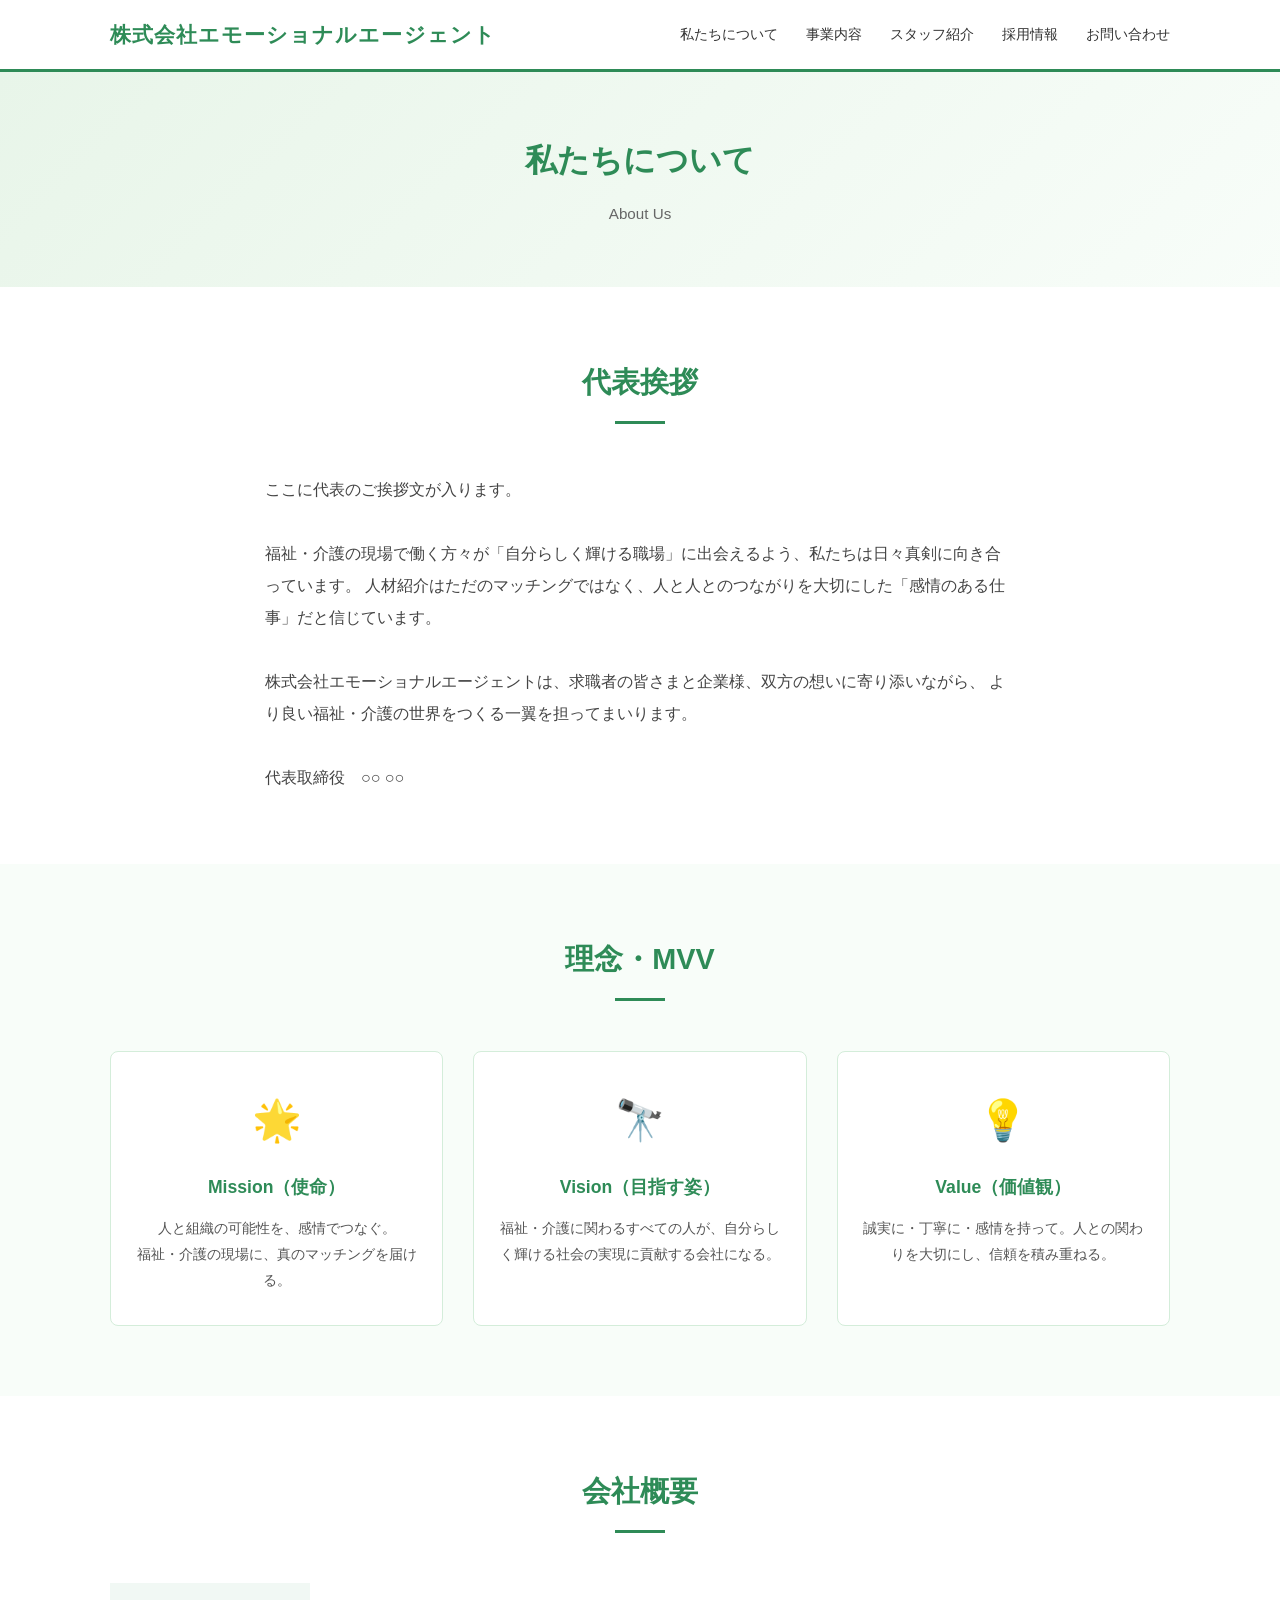
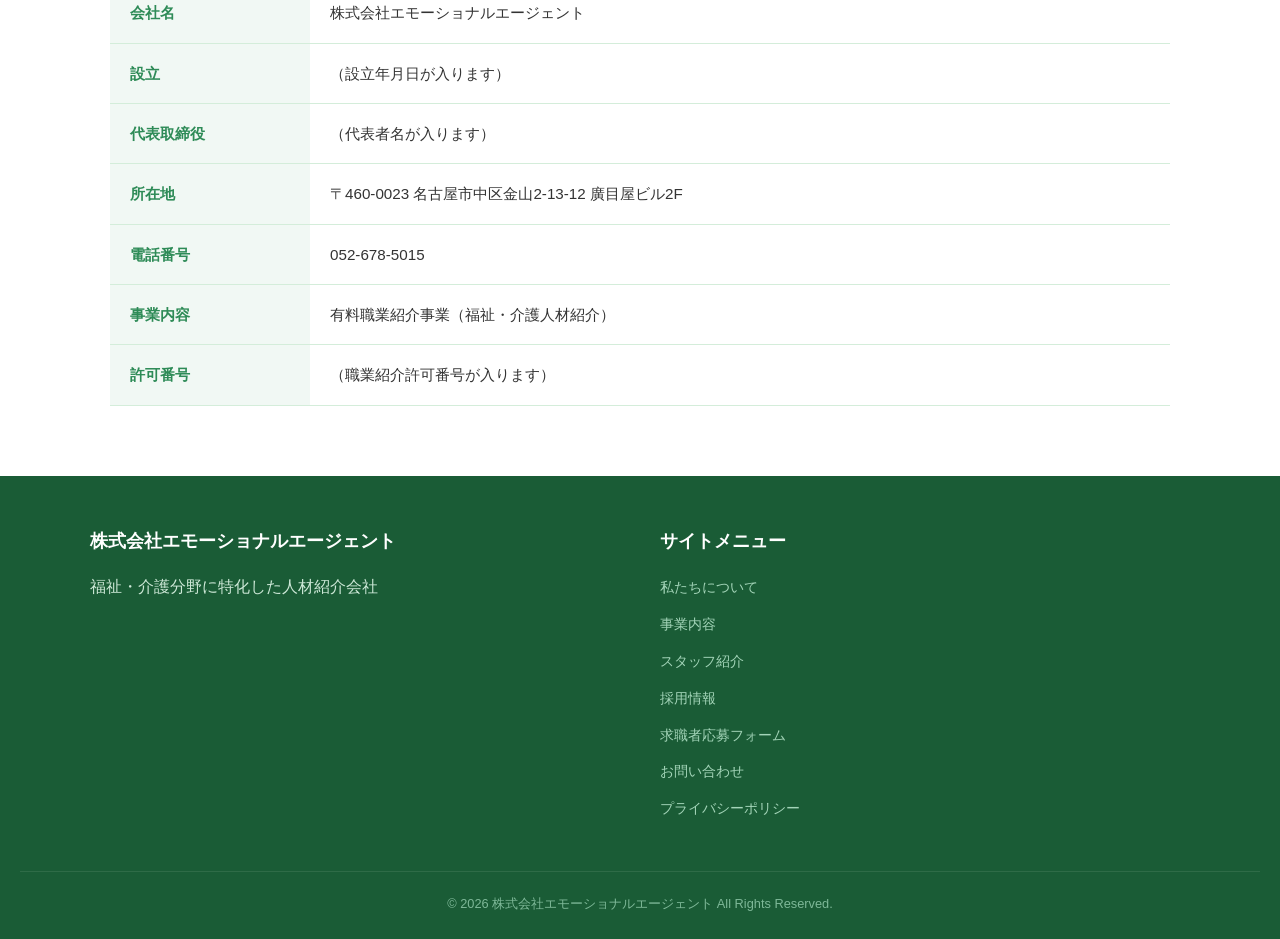
<file: participants/fukusaka/emotional-agent/about.html>
<!DOCTYPE html>
<html lang="ja">
<head>
  <meta charset="UTF-8">
  <meta name="viewport" content="width=device-width, initial-scale=1.0">
  <title>私たちについて | 株式会社エモーショナルエージェント</title>
  <link rel="stylesheet" href="style.css">
</head>
<body>

  <header>
    <div class="inner">
      <div class="logo">
        <a href="index.html">株式会社エモーショナルエージェント</a>
      </div>
      <nav>
        <ul>
          <li><a href="about.html">私たちについて</a></li>
          <li><a href="services.html">事業内容</a></li>
          <li><a href="staff.html">スタッフ紹介</a></li>
          <li><a href="careers.html">採用情報</a></li>
          <li><a href="contact.html">お問い合わせ</a></li>
        </ul>
      </nav>
    </div>
  </header>

  <div class="page-hero">
    <h1>私たちについて</h1>
    <p>About Us</p>
  </div>

  <!-- 代表挨拶 -->
  <section>
    <div class="container">
      <div class="section-title">
        <h2>代表挨拶</h2>
        <span class="underline"></span>
      </div>
      <div style="max-width: 750px; margin: 0 auto; font-size: 1rem; color: #444; line-height: 2;">
        <p>
          ここに代表のご挨拶文が入ります。<br><br>
          福祉・介護の現場で働く方々が「自分らしく輝ける職場」に出会えるよう、私たちは日々真剣に向き合っています。
          人材紹介はただのマッチングではなく、人と人とのつながりを大切にした「感情のある仕事」だと信じています。<br><br>
          株式会社エモーショナルエージェントは、求職者の皆さまと企業様、双方の想いに寄り添いながら、
          より良い福祉・介護の世界をつくる一翼を担ってまいります。<br><br>
          代表取締役　○○ ○○
        </p>
      </div>
    </div>
  </section>

  <!-- 理念・MVV -->
  <section>
    <div class="container">
      <div class="section-title">
        <h2>理念・MVV</h2>
        <span class="underline"></span>
      </div>
      <div class="card-grid">
        <div class="card">
          <div class="icon">🌟</div>
          <h3>Mission（使命）</h3>
          <p>人と組織の可能性を、感情でつなぐ。<br>福祉・介護の現場に、真のマッチングを届ける。</p>
        </div>
        <div class="card">
          <div class="icon">🔭</div>
          <h3>Vision（目指す姿）</h3>
          <p>福祉・介護に関わるすべての人が、自分らしく輝ける社会の実現に貢献する会社になる。</p>
        </div>
        <div class="card">
          <div class="icon">💡</div>
          <h3>Value（価値観）</h3>
          <p>誠実に・丁寧に・感情を持って。人との関わりを大切にし、信頼を積み重ねる。</p>
        </div>
      </div>
    </div>
  </section>

  <!-- 会社概要 -->
  <section>
    <div class="container">
      <div class="section-title">
        <h2>会社概要</h2>
        <span class="underline"></span>
      </div>
      <table class="info-table">
        <tr>
          <th>会社名</th>
          <td>株式会社エモーショナルエージェント</td>
        </tr>
        <tr>
          <th>設立</th>
          <td>（設立年月日が入ります）</td>
        </tr>
        <tr>
          <th>代表取締役</th>
          <td>（代表者名が入ります）</td>
        </tr>
        <tr>
          <th>所在地</th>
          <td>〒460-0023 名古屋市中区金山2-13-12 廣目屋ビル2F</td>
        </tr>
        <tr>
          <th>電話番号</th>
          <td>052-678-5015</td>
        </tr>
        <tr>
          <th>事業内容</th>
          <td>有料職業紹介事業（福祉・介護人材紹介）</td>
        </tr>
        <tr>
          <th>許可番号</th>
          <td>（職業紹介許可番号が入ります）</td>
        </tr>
      </table>
    </div>
  </section>

  <footer>
    <div class="footer-inner">
      <div>
        <h3>株式会社エモーショナルエージェント</h3>
        <p>福祉・介護分野に特化した人材紹介会社</p>
      </div>
      <div>
        <h3>サイトメニュー</h3>
        <ul>
          <li><a href="about.html">私たちについて</a></li>
          <li><a href="services.html">事業内容</a></li>
          <li><a href="staff.html">スタッフ紹介</a></li>
          <li><a href="careers.html">採用情報</a></li>
          <li><a href="job-form.html">求職者応募フォーム</a></li>
          <li><a href="contact.html">お問い合わせ</a></li>
          <li><a href="privacy.html">プライバシーポリシー</a></li>
        </ul>
      </div>
    </div>
    <p class="copyright">&copy; 2026 株式会社エモーショナルエージェント All Rights Reserved.</p>
  </footer>

</body>
</html>
</file>
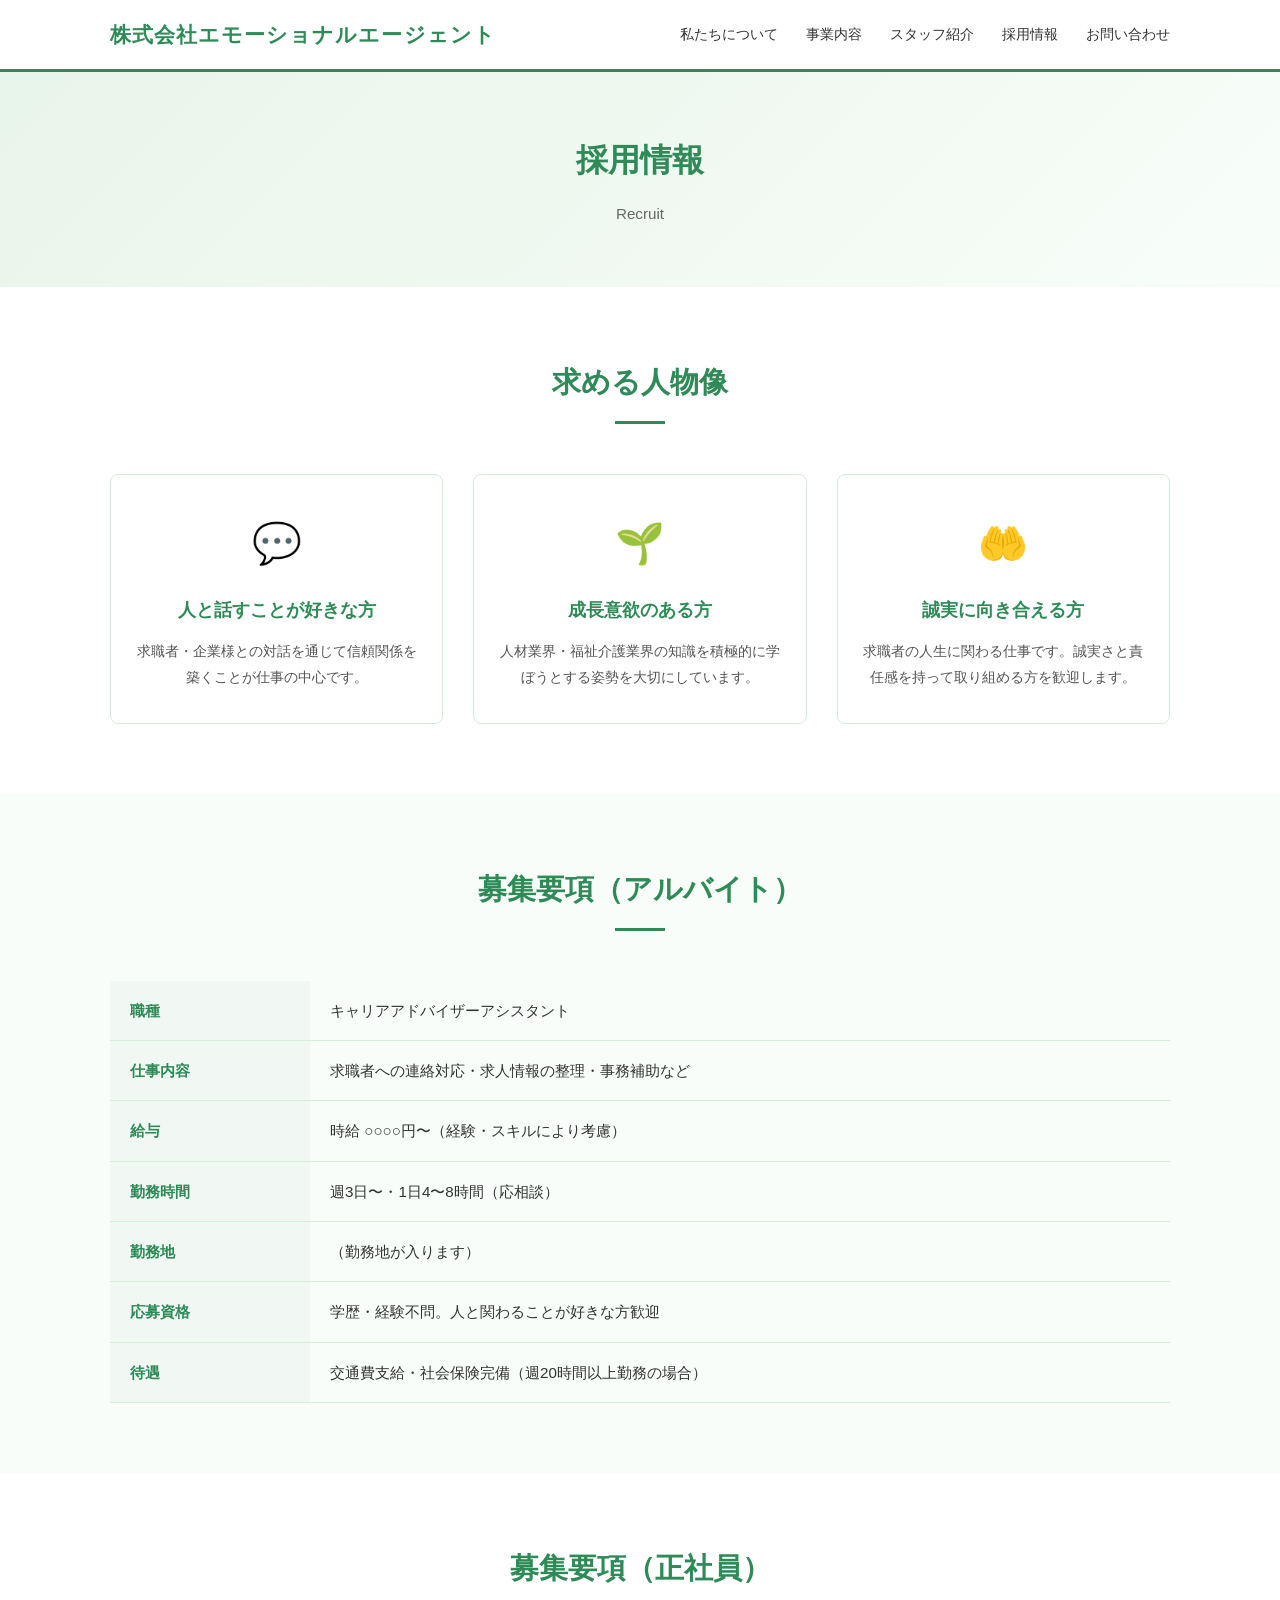
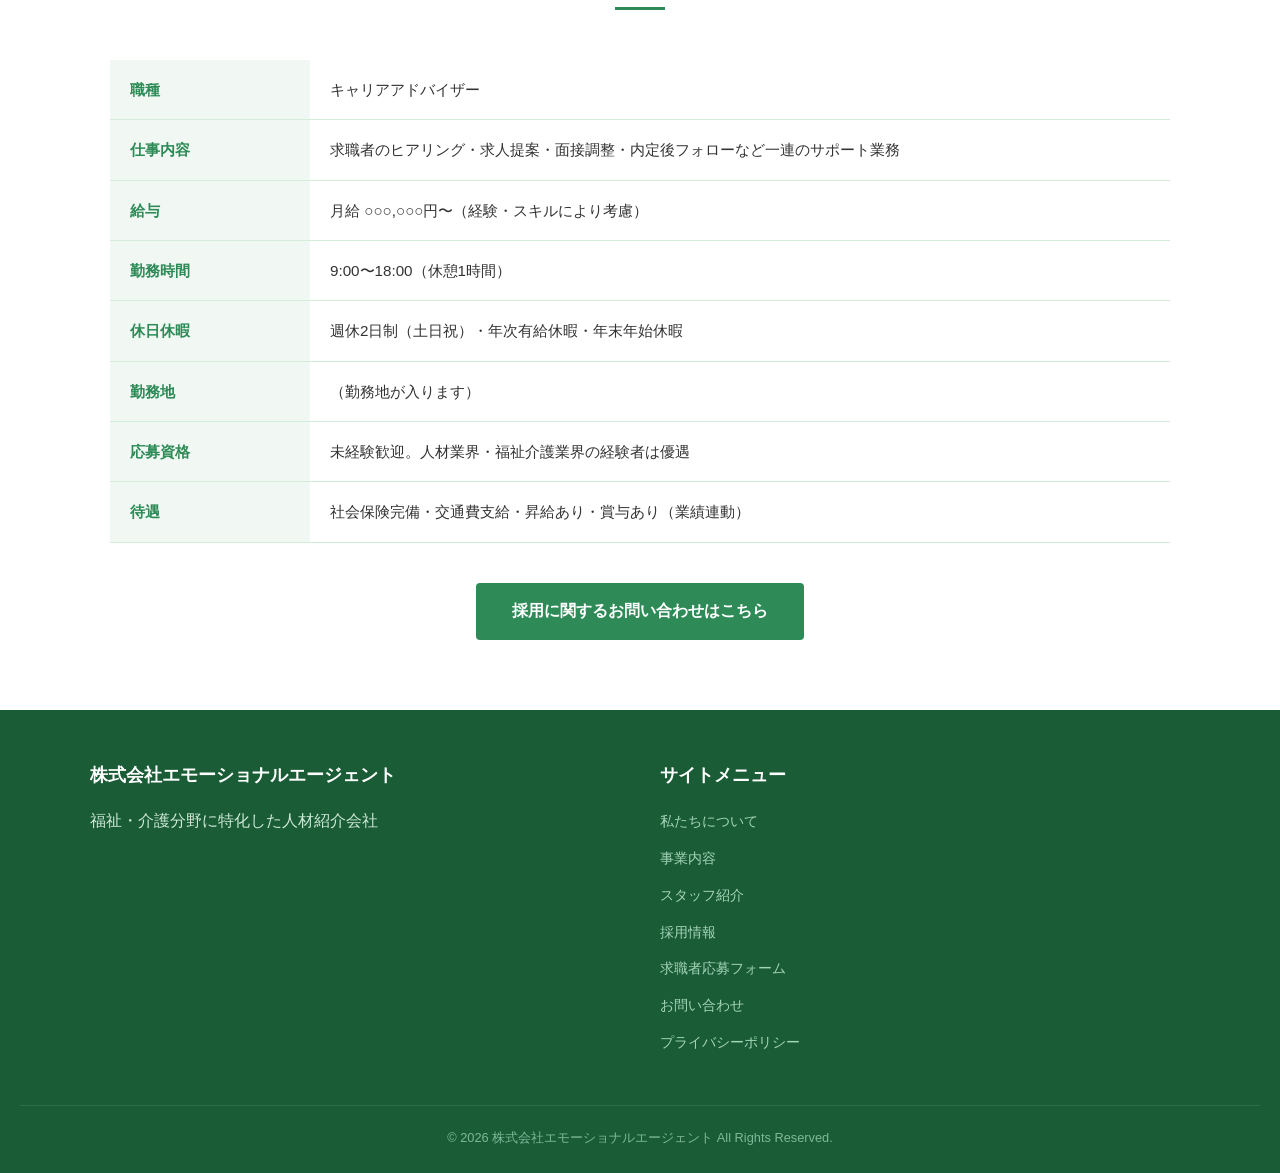
<file: participants/fukusaka/emotional-agent/careers.html>
<!DOCTYPE html>
<html lang="ja">
<head>
  <meta charset="UTF-8">
  <meta name="viewport" content="width=device-width, initial-scale=1.0">
  <title>採用情報 | 株式会社エモーショナルエージェント</title>
  <link rel="stylesheet" href="style.css">
</head>
<body>

  <header>
    <div class="inner">
      <div class="logo">
        <a href="index.html">株式会社エモーショナルエージェント</a>
      </div>
      <nav>
        <ul>
          <li><a href="about.html">私たちについて</a></li>
          <li><a href="services.html">事業内容</a></li>
          <li><a href="staff.html">スタッフ紹介</a></li>
          <li><a href="careers.html">採用情報</a></li>
          <li><a href="contact.html">お問い合わせ</a></li>
        </ul>
      </nav>
    </div>
  </header>

  <div class="page-hero">
    <h1>採用情報</h1>
    <p>Recruit</p>
  </div>

  <!-- 求める人物像 -->
  <section>
    <div class="container">
      <div class="section-title">
        <h2>求める人物像</h2>
        <span class="underline"></span>
      </div>
      <div class="card-grid">
        <div class="card">
          <div class="icon">💬</div>
          <h3>人と話すことが好きな方</h3>
          <p>求職者・企業様との対話を通じて信頼関係を築くことが仕事の中心です。</p>
        </div>
        <div class="card">
          <div class="icon">🌱</div>
          <h3>成長意欲のある方</h3>
          <p>人材業界・福祉介護業界の知識を積極的に学ぼうとする姿勢を大切にしています。</p>
        </div>
        <div class="card">
          <div class="icon">🤲</div>
          <h3>誠実に向き合える方</h3>
          <p>求職者の人生に関わる仕事です。誠実さと責任感を持って取り組める方を歓迎します。</p>
        </div>
      </div>
    </div>
  </section>

  <!-- アルバイト募集要項 -->
  <section>
    <div class="container">
      <div class="section-title">
        <h2>募集要項（アルバイト）</h2>
        <span class="underline"></span>
      </div>
      <table class="info-table">
        <tr>
          <th>職種</th>
          <td>キャリアアドバイザーアシスタント</td>
        </tr>
        <tr>
          <th>仕事内容</th>
          <td>求職者への連絡対応・求人情報の整理・事務補助など</td>
        </tr>
        <tr>
          <th>給与</th>
          <td>時給 ○○○○円〜（経験・スキルにより考慮）</td>
        </tr>
        <tr>
          <th>勤務時間</th>
          <td>週3日〜・1日4〜8時間（応相談）</td>
        </tr>
        <tr>
          <th>勤務地</th>
          <td>（勤務地が入ります）</td>
        </tr>
        <tr>
          <th>応募資格</th>
          <td>学歴・経験不問。人と関わることが好きな方歓迎</td>
        </tr>
        <tr>
          <th>待遇</th>
          <td>交通費支給・社会保険完備（週20時間以上勤務の場合）</td>
        </tr>
      </table>
    </div>
  </section>

  <!-- 正社員募集要項 -->
  <section>
    <div class="container">
      <div class="section-title">
        <h2>募集要項（正社員）</h2>
        <span class="underline"></span>
      </div>
      <table class="info-table">
        <tr>
          <th>職種</th>
          <td>キャリアアドバイザー</td>
        </tr>
        <tr>
          <th>仕事内容</th>
          <td>求職者のヒアリング・求人提案・面接調整・内定後フォローなど一連のサポート業務</td>
        </tr>
        <tr>
          <th>給与</th>
          <td>月給 ○○○,○○○円〜（経験・スキルにより考慮）</td>
        </tr>
        <tr>
          <th>勤務時間</th>
          <td>9:00〜18:00（休憩1時間）</td>
        </tr>
        <tr>
          <th>休日休暇</th>
          <td>週休2日制（土日祝）・年次有給休暇・年末年始休暇</td>
        </tr>
        <tr>
          <th>勤務地</th>
          <td>（勤務地が入ります）</td>
        </tr>
        <tr>
          <th>応募資格</th>
          <td>未経験歓迎。人材業界・福祉介護業界の経験者は優遇</td>
        </tr>
        <tr>
          <th>待遇</th>
          <td>社会保険完備・交通費支給・昇給あり・賞与あり（業績連動）</td>
        </tr>
      </table>
      <div style="text-align:center; margin-top: 40px;">
        <a href="contact.html" class="btn">採用に関するお問い合わせはこちら</a>
      </div>
    </div>
  </section>

  <footer>
    <div class="footer-inner">
      <div>
        <h3>株式会社エモーショナルエージェント</h3>
        <p>福祉・介護分野に特化した人材紹介会社</p>
      </div>
      <div>
        <h3>サイトメニュー</h3>
        <ul>
          <li><a href="about.html">私たちについて</a></li>
          <li><a href="services.html">事業内容</a></li>
          <li><a href="staff.html">スタッフ紹介</a></li>
          <li><a href="careers.html">採用情報</a></li>
          <li><a href="job-form.html">求職者応募フォーム</a></li>
          <li><a href="contact.html">お問い合わせ</a></li>
          <li><a href="privacy.html">プライバシーポリシー</a></li>
        </ul>
      </div>
    </div>
    <p class="copyright">&copy; 2026 株式会社エモーショナルエージェント All Rights Reserved.</p>
  </footer>

</body>
</html>
</file>
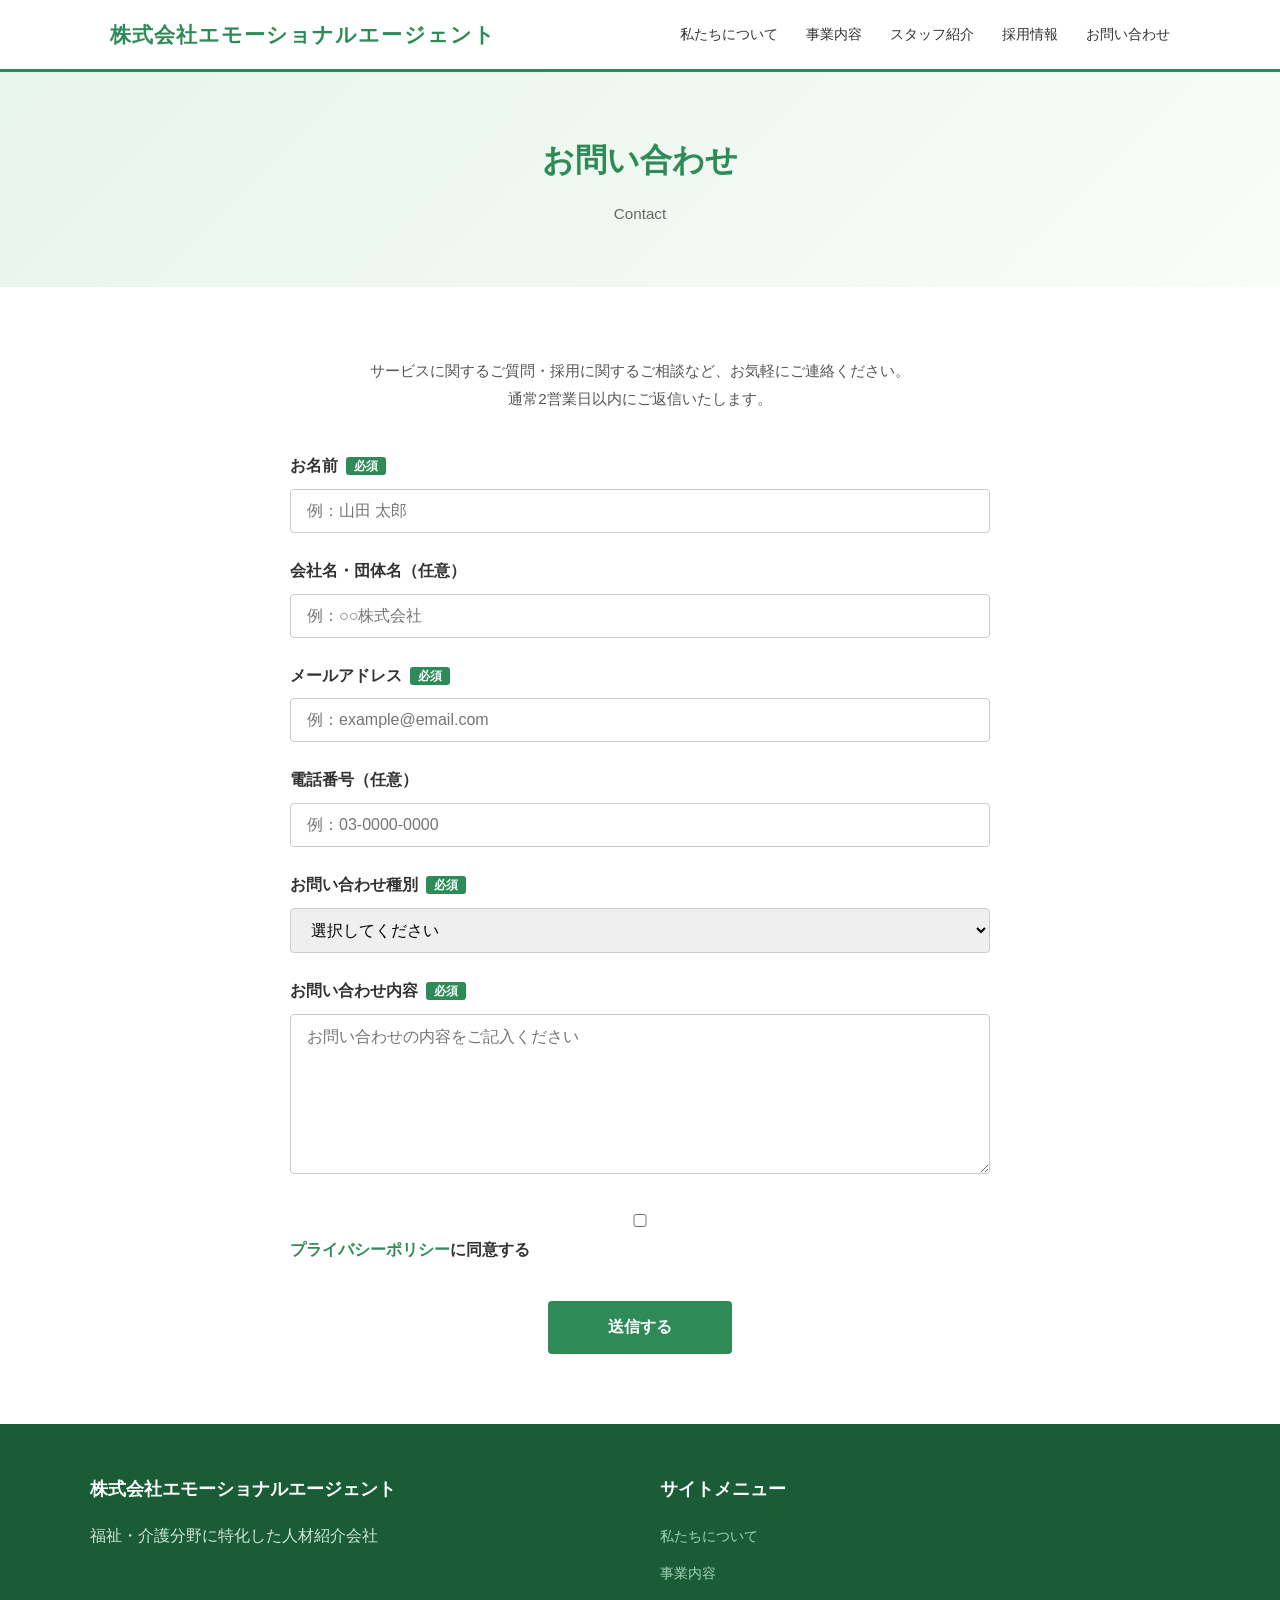
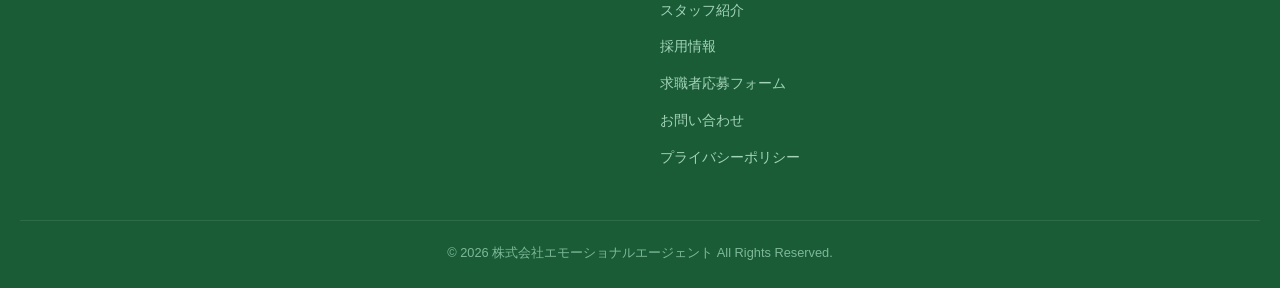
<file: participants/fukusaka/emotional-agent/contact.html>
<!DOCTYPE html>
<html lang="ja">
<head>
  <meta charset="UTF-8">
  <meta name="viewport" content="width=device-width, initial-scale=1.0">
  <title>お問い合わせ | 株式会社エモーショナルエージェント</title>
  <link rel="stylesheet" href="style.css">
</head>
<body>

  <header>
    <div class="inner">
      <div class="logo">
        <a href="index.html">株式会社エモーショナルエージェント</a>
      </div>
      <nav>
        <ul>
          <li><a href="about.html">私たちについて</a></li>
          <li><a href="services.html">事業内容</a></li>
          <li><a href="staff.html">スタッフ紹介</a></li>
          <li><a href="careers.html">採用情報</a></li>
          <li><a href="contact.html">お問い合わせ</a></li>
        </ul>
      </nav>
    </div>
  </header>

  <div class="page-hero">
    <h1>お問い合わせ</h1>
    <p>Contact</p>
  </div>

  <section>
    <div class="container">
      <p style="text-align:center; color:#555; margin-bottom: 40px; font-size: 0.95rem;">
        サービスに関するご質問・採用に関するご相談など、お気軽にご連絡ください。<br>
        通常2営業日以内にご返信いたします。
      </p>
      <div class="form-wrap">
        <form action="#" method="post">

          <div class="form-group">
            <label>お名前<span class="required">必須</span></label>
            <input type="text" name="name" placeholder="例：山田 太郎">
          </div>

          <div class="form-group">
            <label>会社名・団体名（任意）</label>
            <input type="text" name="company" placeholder="例：○○株式会社">
          </div>

          <div class="form-group">
            <label>メールアドレス<span class="required">必須</span></label>
            <input type="email" name="email" placeholder="例：example@email.com">
          </div>

          <div class="form-group">
            <label>電話番号（任意）</label>
            <input type="tel" name="tel" placeholder="例：03-0000-0000">
          </div>

          <div class="form-group">
            <label>お問い合わせ種別<span class="required">必須</span></label>
            <select name="category">
              <option value="">選択してください</option>
              <option>サービスに関するご質問</option>
              <option>採用に関するご相談（企業様）</option>
              <option>求職に関するご相談</option>
              <option>取材・メディアに関するお問い合わせ</option>
              <option>その他</option>
            </select>
          </div>

          <div class="form-group">
            <label>お問い合わせ内容<span class="required">必須</span></label>
            <textarea name="message" placeholder="お問い合わせの内容をご記入ください"></textarea>
          </div>

          <div class="form-group">
            <label>
              <input type="checkbox" name="privacy">
              <a href="privacy.html" style="color:#2e8b57;">プライバシーポリシー</a>に同意する
            </label>
          </div>

          <div class="form-submit">
            <button type="submit">送信する</button>
          </div>
        </form>
      </div>
    </div>
  </section>

  <footer>
    <div class="footer-inner">
      <div>
        <h3>株式会社エモーショナルエージェント</h3>
        <p>福祉・介護分野に特化した人材紹介会社</p>
      </div>
      <div>
        <h3>サイトメニュー</h3>
        <ul>
          <li><a href="about.html">私たちについて</a></li>
          <li><a href="services.html">事業内容</a></li>
          <li><a href="staff.html">スタッフ紹介</a></li>
          <li><a href="careers.html">採用情報</a></li>
          <li><a href="job-form.html">求職者応募フォーム</a></li>
          <li><a href="contact.html">お問い合わせ</a></li>
          <li><a href="privacy.html">プライバシーポリシー</a></li>
        </ul>
      </div>
    </div>
    <p class="copyright">&copy; 2026 株式会社エモーショナルエージェント All Rights Reserved.</p>
  </footer>

</body>
</html>
</file>
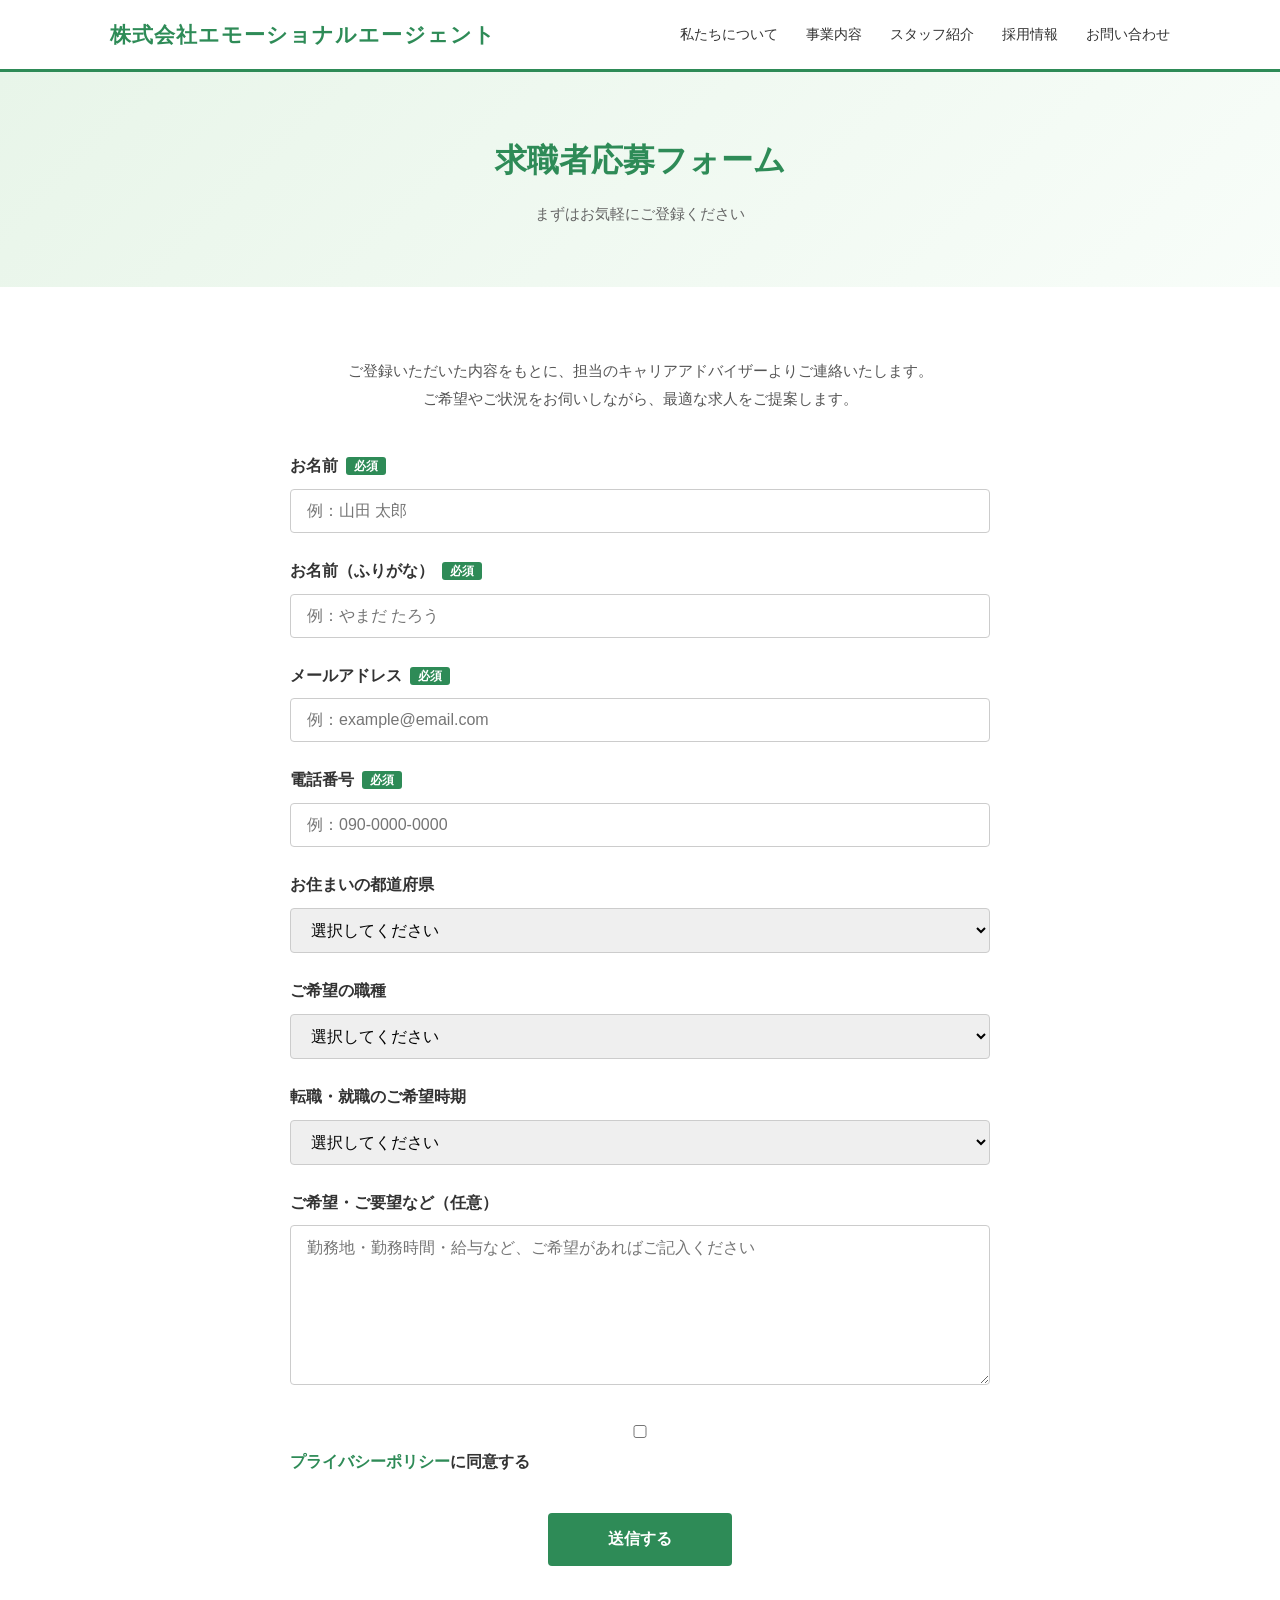
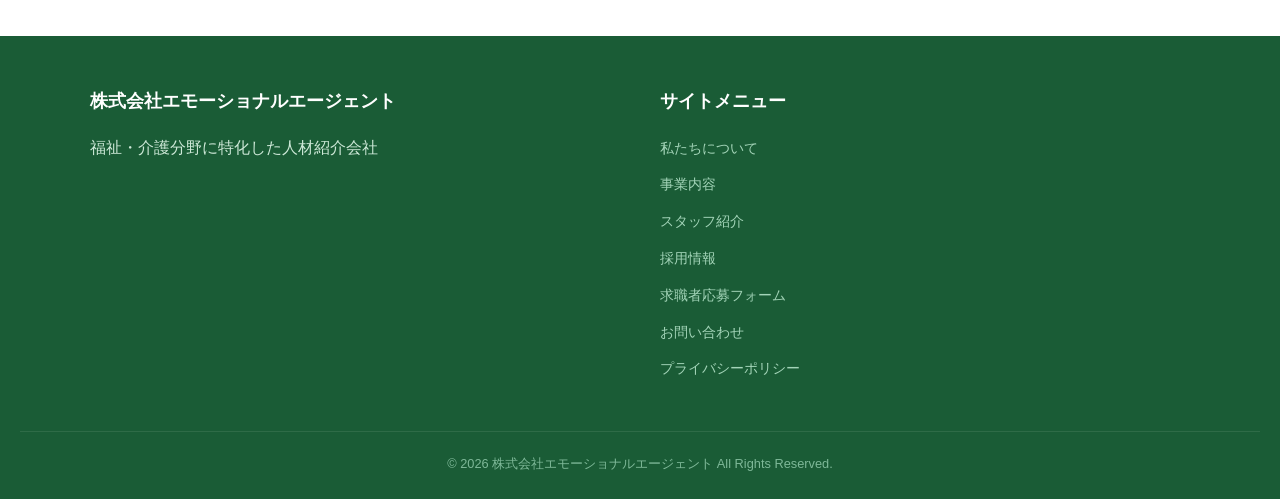
<file: participants/fukusaka/emotional-agent/job-form.html>
<!DOCTYPE html>
<html lang="ja">
<head>
  <meta charset="UTF-8">
  <meta name="viewport" content="width=device-width, initial-scale=1.0">
  <title>求職者応募フォーム | 株式会社エモーショナルエージェント</title>
  <link rel="stylesheet" href="style.css">
</head>
<body>

  <header>
    <div class="inner">
      <div class="logo">
        <a href="index.html">株式会社エモーショナルエージェント</a>
      </div>
      <nav>
        <ul>
          <li><a href="about.html">私たちについて</a></li>
          <li><a href="services.html">事業内容</a></li>
          <li><a href="staff.html">スタッフ紹介</a></li>
          <li><a href="careers.html">採用情報</a></li>
          <li><a href="contact.html">お問い合わせ</a></li>
        </ul>
      </nav>
    </div>
  </header>

  <div class="page-hero">
    <h1>求職者応募フォーム</h1>
    <p>まずはお気軽にご登録ください</p>
  </div>

  <section>
    <div class="container">
      <p style="text-align:center; color:#555; margin-bottom: 40px; font-size: 0.95rem;">
        ご登録いただいた内容をもとに、担当のキャリアアドバイザーよりご連絡いたします。<br>
        ご希望やご状況をお伺いしながら、最適な求人をご提案します。
      </p>
      <div class="form-wrap">
        <form action="#" method="post">

          <div class="form-group">
            <label>お名前<span class="required">必須</span></label>
            <input type="text" name="name" placeholder="例：山田 太郎">
          </div>

          <div class="form-group">
            <label>お名前（ふりがな）<span class="required">必須</span></label>
            <input type="text" name="name_kana" placeholder="例：やまだ たろう">
          </div>

          <div class="form-group">
            <label>メールアドレス<span class="required">必須</span></label>
            <input type="email" name="email" placeholder="例：example@email.com">
          </div>

          <div class="form-group">
            <label>電話番号<span class="required">必須</span></label>
            <input type="tel" name="tel" placeholder="例：090-0000-0000">
          </div>

          <div class="form-group">
            <label>お住まいの都道府県</label>
            <select name="prefecture">
              <option value="">選択してください</option>
              <option>北海道</option><option>青森県</option><option>岩手県</option>
              <option>宮城県</option><option>秋田県</option><option>山形県</option>
              <option>福島県</option><option>茨城県</option><option>栃木県</option>
              <option>群馬県</option><option>埼玉県</option><option>千葉県</option>
              <option>東京都</option><option>神奈川県</option><option>新潟県</option>
              <option>富山県</option><option>石川県</option><option>福井県</option>
              <option>山梨県</option><option>長野県</option><option>岐阜県</option>
              <option>静岡県</option><option>愛知県</option><option>三重県</option>
              <option>滋賀県</option><option>京都府</option><option>大阪府</option>
              <option>兵庫県</option><option>奈良県</option><option>和歌山県</option>
              <option>鳥取県</option><option>島根県</option><option>岡山県</option>
              <option>広島県</option><option>山口県</option><option>徳島県</option>
              <option>香川県</option><option>愛媛県</option><option>高知県</option>
              <option>福岡県</option><option>佐賀県</option><option>長崎県</option>
              <option>熊本県</option><option>大分県</option><option>宮崎県</option>
              <option>鹿児島県</option><option>沖縄県</option>
            </select>
          </div>

          <div class="form-group">
            <label>ご希望の職種</label>
            <select name="job_type">
              <option value="">選択してください</option>
              <option>介護福祉士</option>
              <option>ケアマネージャー</option>
              <option>ヘルパー（初任者・実務者）</option>
              <option>社会福祉士</option>
              <option>精神保健福祉士</option>
              <option>支援員・生活相談員</option>
              <option>その他</option>
            </select>
          </div>

          <div class="form-group">
            <label>転職・就職のご希望時期</label>
            <select name="timing">
              <option value="">選択してください</option>
              <option>できるだけ早く</option>
              <option>1〜3ヶ月以内</option>
              <option>3〜6ヶ月以内</option>
              <option>時期は未定（情報収集中）</option>
            </select>
          </div>

          <div class="form-group">
            <label>ご希望・ご要望など（任意）</label>
            <textarea name="message" placeholder="勤務地・勤務時間・給与など、ご希望があればご記入ください"></textarea>
          </div>

          <div class="form-group">
            <label>
              <input type="checkbox" name="privacy">
              <a href="privacy.html" style="color:#2e8b57;">プライバシーポリシー</a>に同意する
            </label>
          </div>

          <div class="form-submit">
            <button type="submit">送信する</button>
          </div>
        </form>
      </div>
    </div>
  </section>

  <footer>
    <div class="footer-inner">
      <div>
        <h3>株式会社エモーショナルエージェント</h3>
        <p>福祉・介護分野に特化した人材紹介会社</p>
      </div>
      <div>
        <h3>サイトメニュー</h3>
        <ul>
          <li><a href="about.html">私たちについて</a></li>
          <li><a href="services.html">事業内容</a></li>
          <li><a href="staff.html">スタッフ紹介</a></li>
          <li><a href="careers.html">採用情報</a></li>
          <li><a href="job-form.html">求職者応募フォーム</a></li>
          <li><a href="contact.html">お問い合わせ</a></li>
          <li><a href="privacy.html">プライバシーポリシー</a></li>
        </ul>
      </div>
    </div>
    <p class="copyright">&copy; 2026 株式会社エモーショナルエージェント All Rights Reserved.</p>
  </footer>

</body>
</html>
</file>
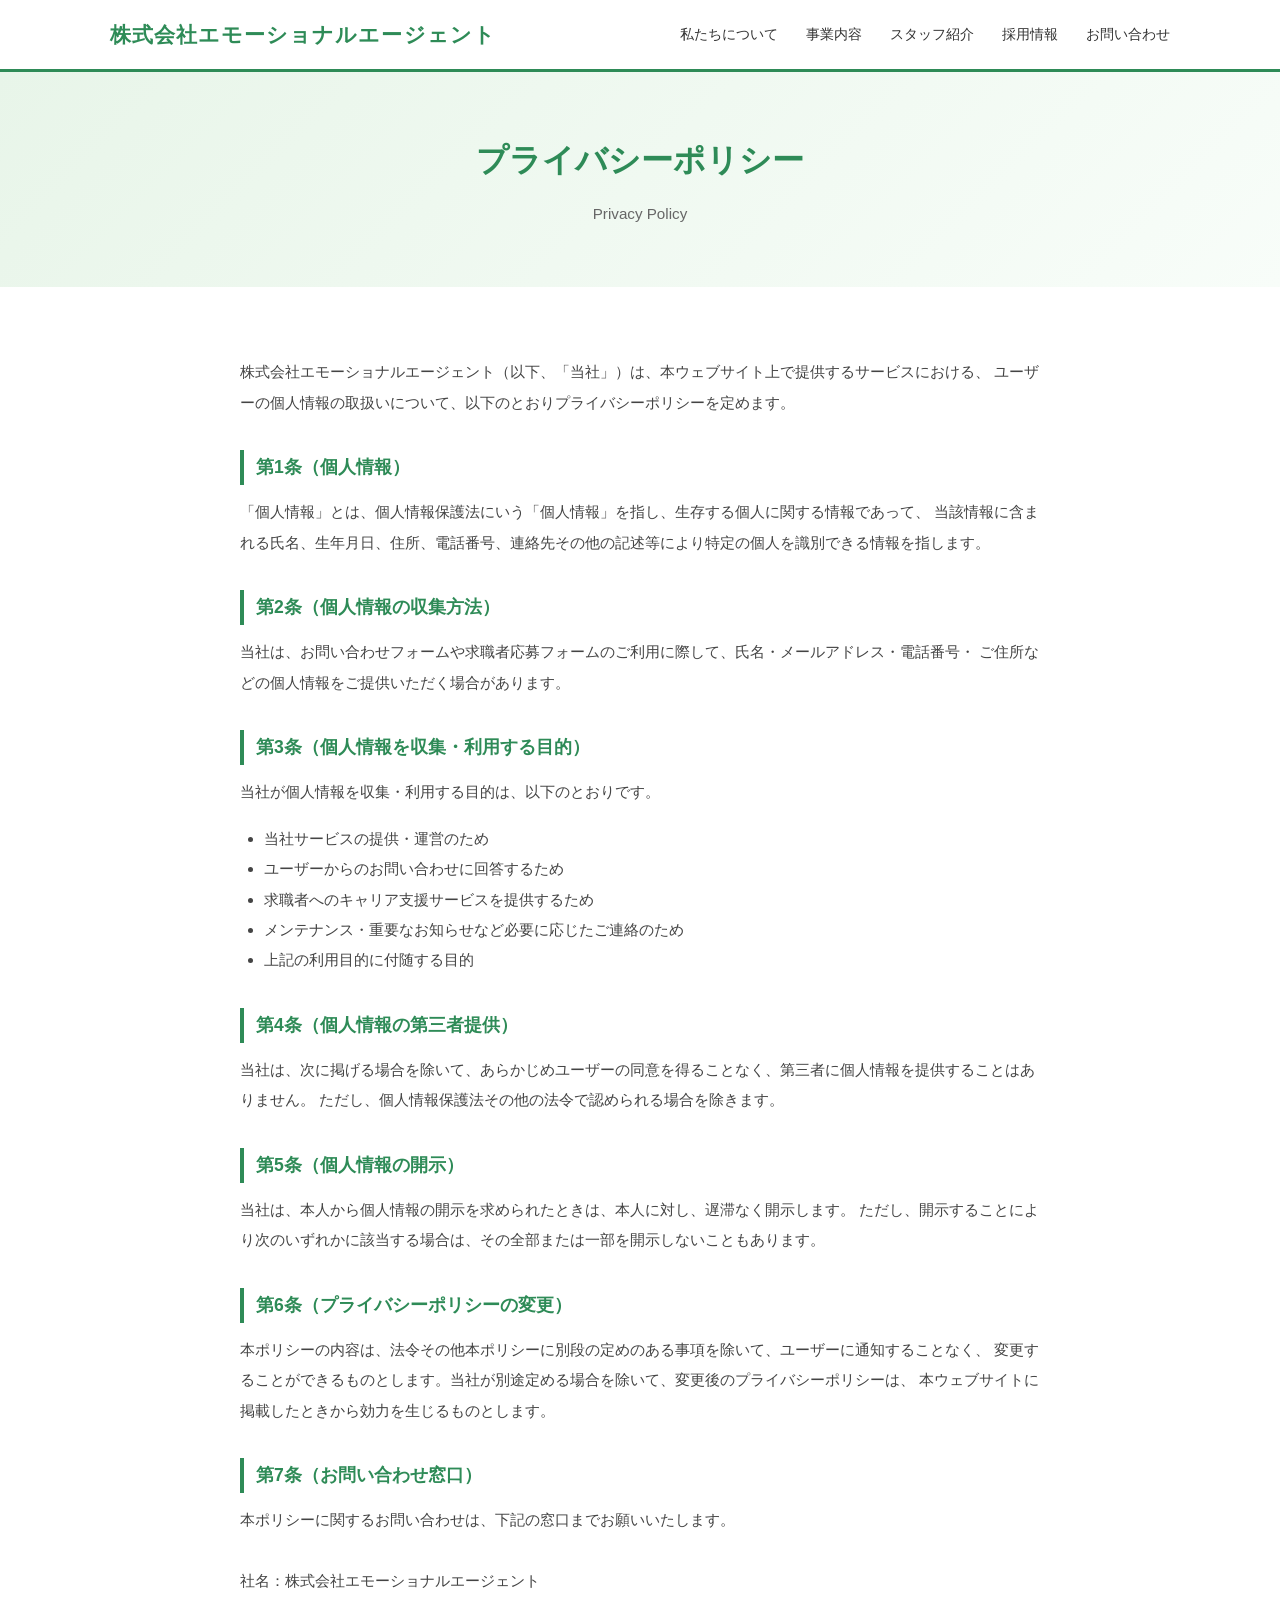
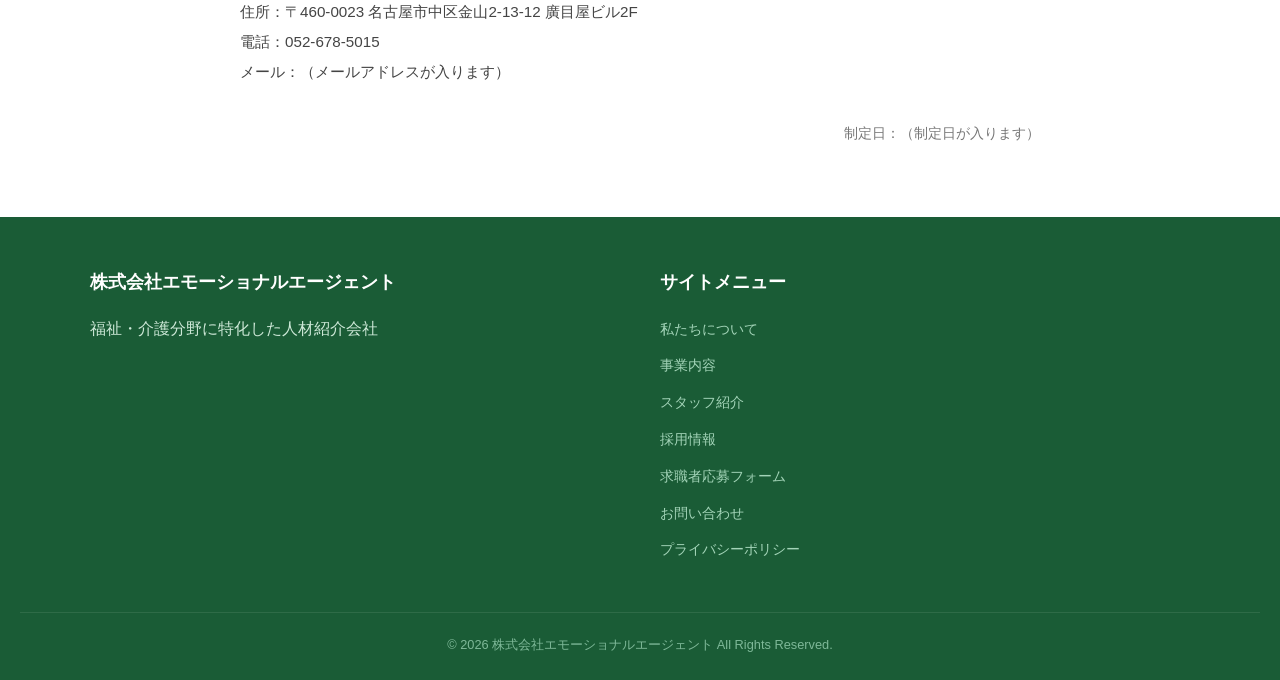
<file: participants/fukusaka/emotional-agent/privacy.html>
<!DOCTYPE html>
<html lang="ja">
<head>
  <meta charset="UTF-8">
  <meta name="viewport" content="width=device-width, initial-scale=1.0">
  <title>プライバシーポリシー | 株式会社エモーショナルエージェント</title>
  <link rel="stylesheet" href="style.css">
</head>
<body>

  <header>
    <div class="inner">
      <div class="logo">
        <a href="index.html">株式会社エモーショナルエージェント</a>
      </div>
      <nav>
        <ul>
          <li><a href="about.html">私たちについて</a></li>
          <li><a href="services.html">事業内容</a></li>
          <li><a href="staff.html">スタッフ紹介</a></li>
          <li><a href="careers.html">採用情報</a></li>
          <li><a href="contact.html">お問い合わせ</a></li>
        </ul>
      </nav>
    </div>
  </header>

  <div class="page-hero">
    <h1>プライバシーポリシー</h1>
    <p>Privacy Policy</p>
  </div>

  <section>
    <div class="container">
      <div style="max-width: 800px; margin: 0 auto; font-size: 0.95rem; color: #444; line-height: 2;">

        <p style="margin-bottom: 32px;">
          株式会社エモーショナルエージェント（以下、「当社」）は、本ウェブサイト上で提供するサービスにおける、
          ユーザーの個人情報の取扱いについて、以下のとおりプライバシーポリシーを定めます。
        </p>

        <h2 style="color:#2e8b57; font-size:1.1rem; margin-bottom: 12px; border-left: 4px solid #2e8b57; padding-left: 12px;">第1条（個人情報）</h2>
        <p style="margin-bottom: 32px;">
          「個人情報」とは、個人情報保護法にいう「個人情報」を指し、生存する個人に関する情報であって、
          当該情報に含まれる氏名、生年月日、住所、電話番号、連絡先その他の記述等により特定の個人を識別できる情報を指します。
        </p>

        <h2 style="color:#2e8b57; font-size:1.1rem; margin-bottom: 12px; border-left: 4px solid #2e8b57; padding-left: 12px;">第2条（個人情報の収集方法）</h2>
        <p style="margin-bottom: 32px;">
          当社は、お問い合わせフォームや求職者応募フォームのご利用に際して、氏名・メールアドレス・電話番号・
          ご住所などの個人情報をご提供いただく場合があります。
        </p>

        <h2 style="color:#2e8b57; font-size:1.1rem; margin-bottom: 12px; border-left: 4px solid #2e8b57; padding-left: 12px;">第3条（個人情報を収集・利用する目的）</h2>
        <p style="margin-bottom: 16px;">当社が個人情報を収集・利用する目的は、以下のとおりです。</p>
        <ul style="padding-left: 24px; margin-bottom: 32px;">
          <li>当社サービスの提供・運営のため</li>
          <li>ユーザーからのお問い合わせに回答するため</li>
          <li>求職者へのキャリア支援サービスを提供するため</li>
          <li>メンテナンス・重要なお知らせなど必要に応じたご連絡のため</li>
          <li>上記の利用目的に付随する目的</li>
        </ul>

        <h2 style="color:#2e8b57; font-size:1.1rem; margin-bottom: 12px; border-left: 4px solid #2e8b57; padding-left: 12px;">第4条（個人情報の第三者提供）</h2>
        <p style="margin-bottom: 32px;">
          当社は、次に掲げる場合を除いて、あらかじめユーザーの同意を得ることなく、第三者に個人情報を提供することはありません。
          ただし、個人情報保護法その他の法令で認められる場合を除きます。
        </p>

        <h2 style="color:#2e8b57; font-size:1.1rem; margin-bottom: 12px; border-left: 4px solid #2e8b57; padding-left: 12px;">第5条（個人情報の開示）</h2>
        <p style="margin-bottom: 32px;">
          当社は、本人から個人情報の開示を求められたときは、本人に対し、遅滞なく開示します。
          ただし、開示することにより次のいずれかに該当する場合は、その全部または一部を開示しないこともあります。
        </p>

        <h2 style="color:#2e8b57; font-size:1.1rem; margin-bottom: 12px; border-left: 4px solid #2e8b57; padding-left: 12px;">第6条（プライバシーポリシーの変更）</h2>
        <p style="margin-bottom: 32px;">
          本ポリシーの内容は、法令その他本ポリシーに別段の定めのある事項を除いて、ユーザーに通知することなく、
          変更することができるものとします。当社が別途定める場合を除いて、変更後のプライバシーポリシーは、
          本ウェブサイトに掲載したときから効力を生じるものとします。
        </p>

        <h2 style="color:#2e8b57; font-size:1.1rem; margin-bottom: 12px; border-left: 4px solid #2e8b57; padding-left: 12px;">第7条（お問い合わせ窓口）</h2>
        <p style="margin-bottom: 32px;">
          本ポリシーに関するお問い合わせは、下記の窓口までお願いいたします。<br><br>
          社名：株式会社エモーショナルエージェント<br>
          住所：〒460-0023 名古屋市中区金山2-13-12 廣目屋ビル2F<br>
          電話：052-678-5015<br>
          メール：（メールアドレスが入ります）
        </p>

        <p style="text-align: right; color: #777; font-size: 0.85rem;">制定日：（制定日が入ります）</p>

      </div>
    </div>
  </section>

  <footer>
    <div class="footer-inner">
      <div>
        <h3>株式会社エモーショナルエージェント</h3>
        <p>福祉・介護分野に特化した人材紹介会社</p>
      </div>
      <div>
        <h3>サイトメニュー</h3>
        <ul>
          <li><a href="about.html">私たちについて</a></li>
          <li><a href="services.html">事業内容</a></li>
          <li><a href="staff.html">スタッフ紹介</a></li>
          <li><a href="careers.html">採用情報</a></li>
          <li><a href="job-form.html">求職者応募フォーム</a></li>
          <li><a href="contact.html">お問い合わせ</a></li>
          <li><a href="privacy.html">プライバシーポリシー</a></li>
        </ul>
      </div>
    </div>
    <p class="copyright">&copy; 2026 株式会社エモーショナルエージェント All Rights Reserved.</p>
  </footer>

</body>
</html>
</file>
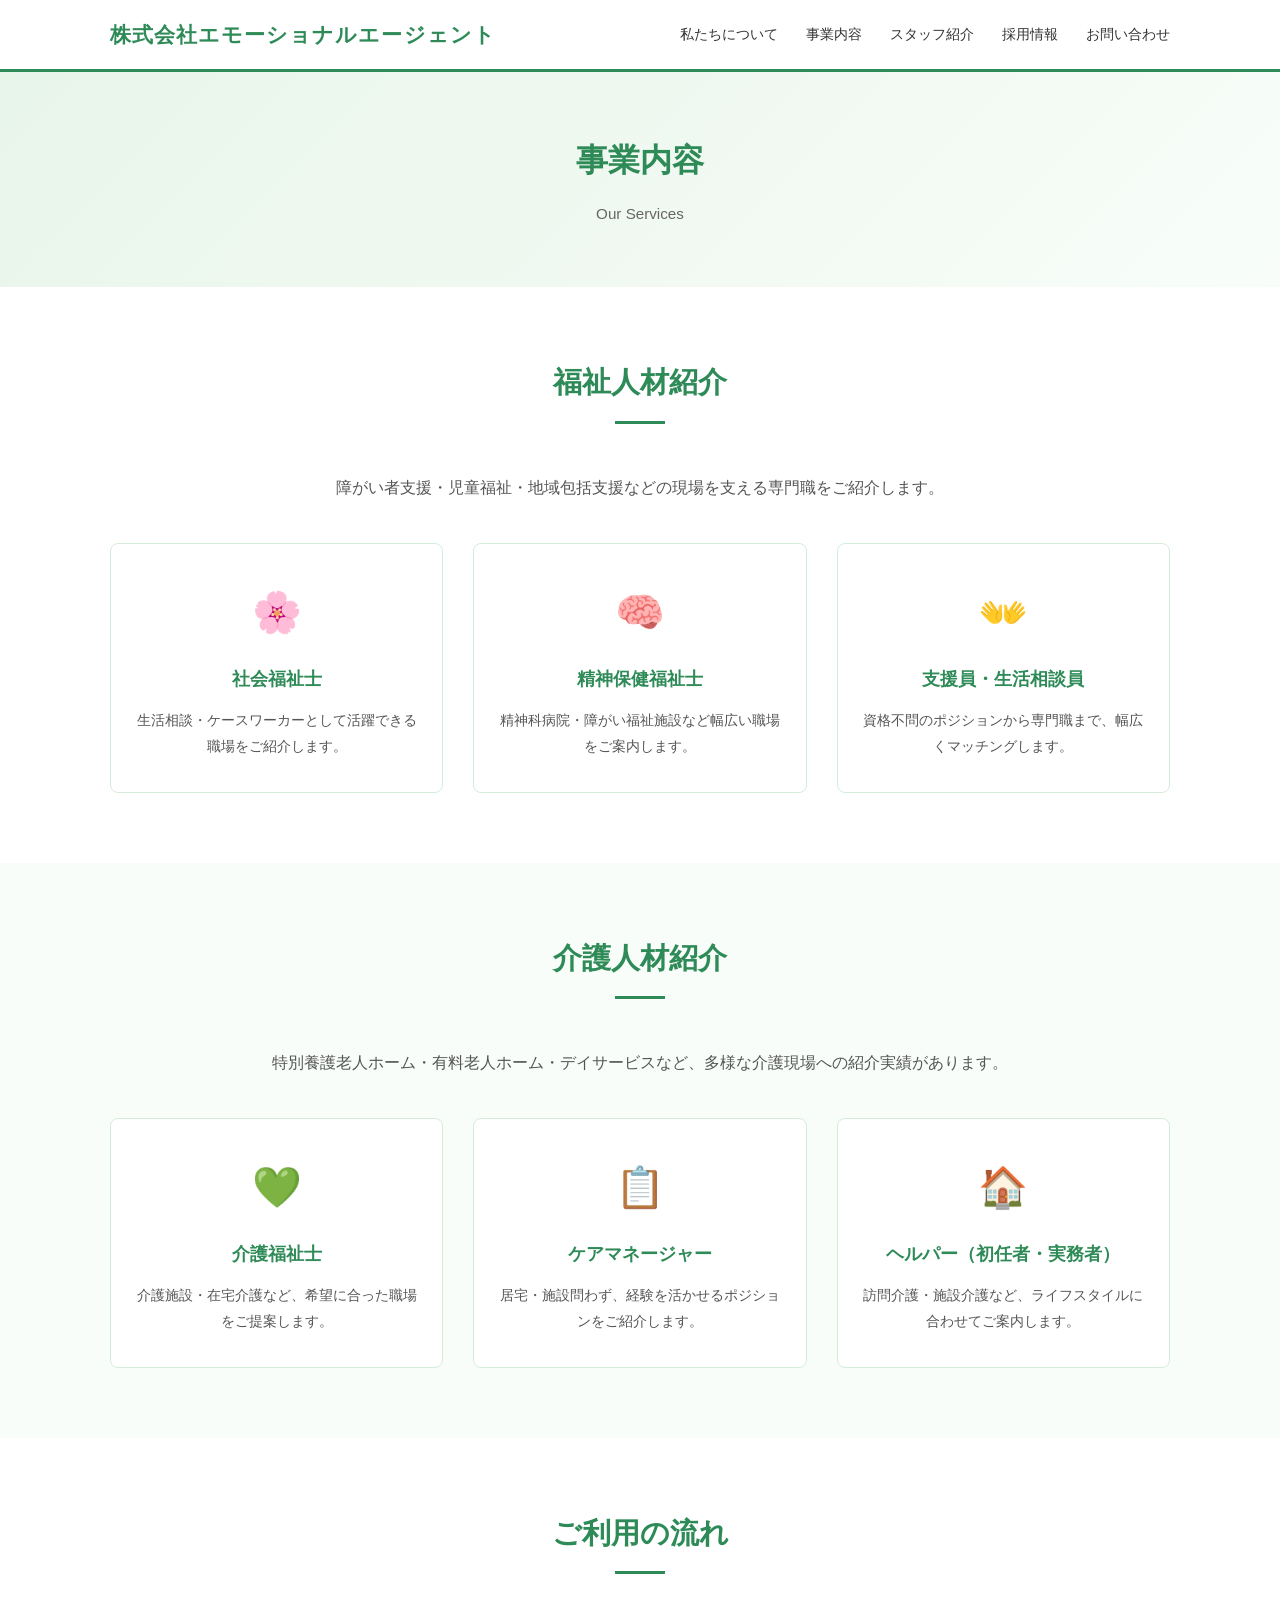
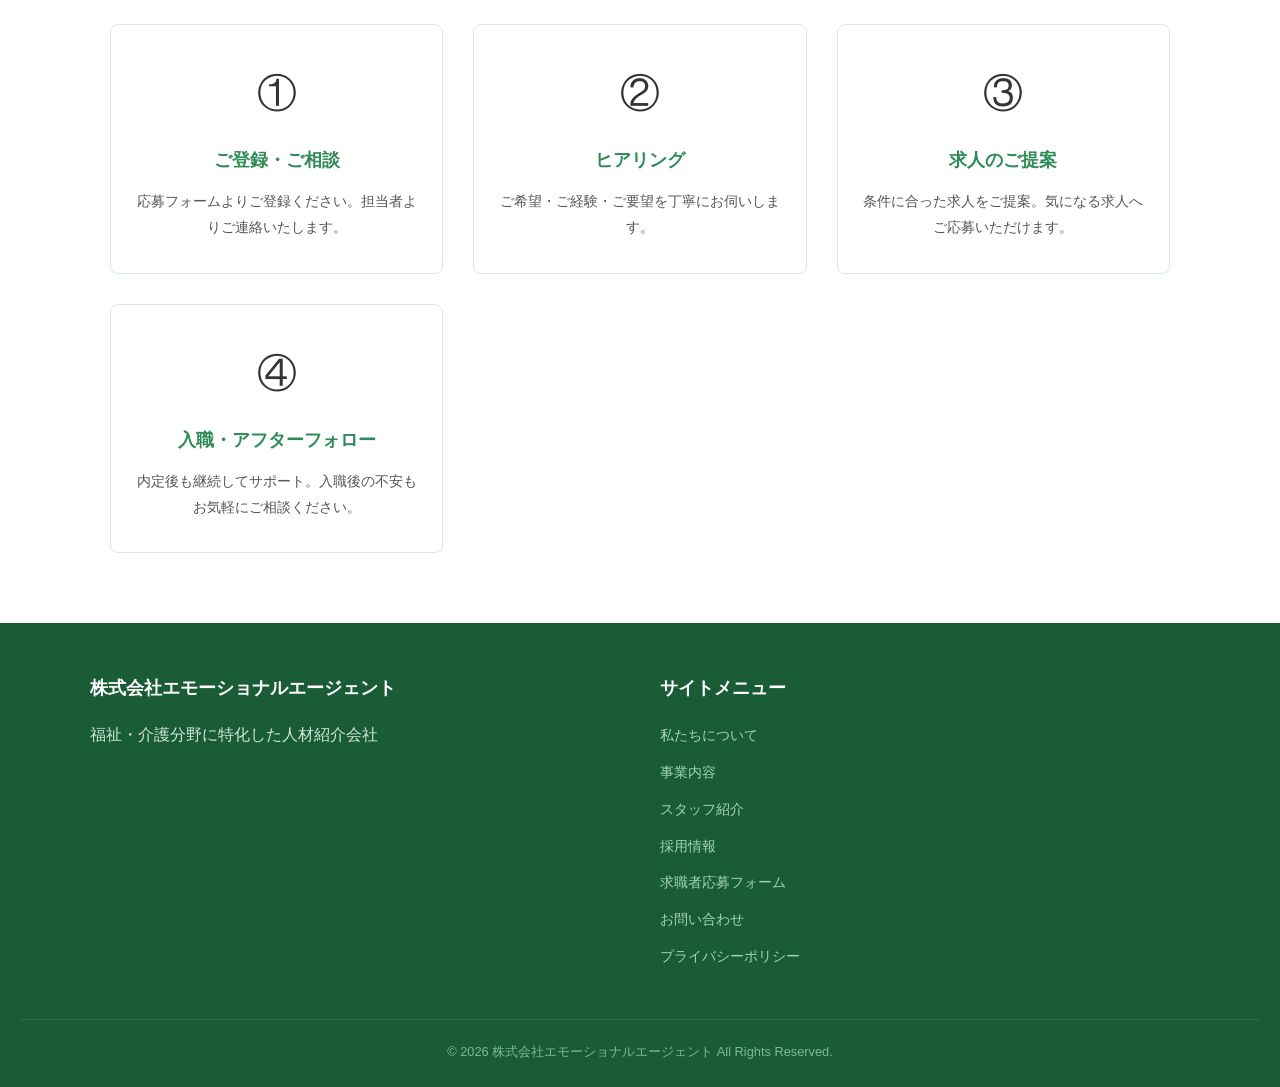
<file: participants/fukusaka/emotional-agent/services.html>
<!DOCTYPE html>
<html lang="ja">
<head>
  <meta charset="UTF-8">
  <meta name="viewport" content="width=device-width, initial-scale=1.0">
  <title>事業内容 | 株式会社エモーショナルエージェント</title>
  <link rel="stylesheet" href="style.css">
</head>
<body>

  <header>
    <div class="inner">
      <div class="logo">
        <a href="index.html">株式会社エモーショナルエージェント</a>
      </div>
      <nav>
        <ul>
          <li><a href="about.html">私たちについて</a></li>
          <li><a href="services.html">事業内容</a></li>
          <li><a href="staff.html">スタッフ紹介</a></li>
          <li><a href="careers.html">採用情報</a></li>
          <li><a href="contact.html">お問い合わせ</a></li>
        </ul>
      </nav>
    </div>
  </header>

  <div class="page-hero">
    <h1>事業内容</h1>
    <p>Our Services</p>
  </div>

  <!-- 福祉人材紹介 -->
  <section>
    <div class="container">
      <div class="section-title">
        <h2>福祉人材紹介</h2>
        <span class="underline"></span>
      </div>
      <p style="text-align:center; color:#555; margin-bottom: 40px;">
        障がい者支援・児童福祉・地域包括支援などの現場を支える専門職をご紹介します。
      </p>
      <div class="card-grid">
        <div class="card">
          <div class="icon">🌸</div>
          <h3>社会福祉士</h3>
          <p>生活相談・ケースワーカーとして活躍できる職場をご紹介します。</p>
        </div>
        <div class="card">
          <div class="icon">🧠</div>
          <h3>精神保健福祉士</h3>
          <p>精神科病院・障がい福祉施設など幅広い職場をご案内します。</p>
        </div>
        <div class="card">
          <div class="icon">👐</div>
          <h3>支援員・生活相談員</h3>
          <p>資格不問のポジションから専門職まで、幅広くマッチングします。</p>
        </div>
      </div>
    </div>
  </section>

  <!-- 介護人材紹介 -->
  <section>
    <div class="container">
      <div class="section-title">
        <h2>介護人材紹介</h2>
        <span class="underline"></span>
      </div>
      <p style="text-align:center; color:#555; margin-bottom: 40px;">
        特別養護老人ホーム・有料老人ホーム・デイサービスなど、多様な介護現場への紹介実績があります。
      </p>
      <div class="card-grid">
        <div class="card">
          <div class="icon">💚</div>
          <h3>介護福祉士</h3>
          <p>介護施設・在宅介護など、希望に合った職場をご提案します。</p>
        </div>
        <div class="card">
          <div class="icon">📋</div>
          <h3>ケアマネージャー</h3>
          <p>居宅・施設問わず、経験を活かせるポジションをご紹介します。</p>
        </div>
        <div class="card">
          <div class="icon">🏠</div>
          <h3>ヘルパー（初任者・実務者）</h3>
          <p>訪問介護・施設介護など、ライフスタイルに合わせてご案内します。</p>
        </div>
      </div>
    </div>
  </section>

  <!-- ご利用の流れ -->
  <section>
    <div class="container">
      <div class="section-title">
        <h2>ご利用の流れ</h2>
        <span class="underline"></span>
      </div>
      <div class="card-grid">
        <div class="card">
          <div class="icon">①</div>
          <h3>ご登録・ご相談</h3>
          <p>応募フォームよりご登録ください。担当者よりご連絡いたします。</p>
        </div>
        <div class="card">
          <div class="icon">②</div>
          <h3>ヒアリング</h3>
          <p>ご希望・ご経験・ご要望を丁寧にお伺いします。</p>
        </div>
        <div class="card">
          <div class="icon">③</div>
          <h3>求人のご提案</h3>
          <p>条件に合った求人をご提案。気になる求人へご応募いただけます。</p>
        </div>
        <div class="card">
          <div class="icon">④</div>
          <h3>入職・アフターフォロー</h3>
          <p>内定後も継続してサポート。入職後の不安もお気軽にご相談ください。</p>
        </div>
      </div>
    </div>
  </section>

  <footer>
    <div class="footer-inner">
      <div>
        <h3>株式会社エモーショナルエージェント</h3>
        <p>福祉・介護分野に特化した人材紹介会社</p>
      </div>
      <div>
        <h3>サイトメニュー</h3>
        <ul>
          <li><a href="about.html">私たちについて</a></li>
          <li><a href="services.html">事業内容</a></li>
          <li><a href="staff.html">スタッフ紹介</a></li>
          <li><a href="careers.html">採用情報</a></li>
          <li><a href="job-form.html">求職者応募フォーム</a></li>
          <li><a href="contact.html">お問い合わせ</a></li>
          <li><a href="privacy.html">プライバシーポリシー</a></li>
        </ul>
      </div>
    </div>
    <p class="copyright">&copy; 2026 株式会社エモーショナルエージェント All Rights Reserved.</p>
  </footer>

</body>
</html>
</file>
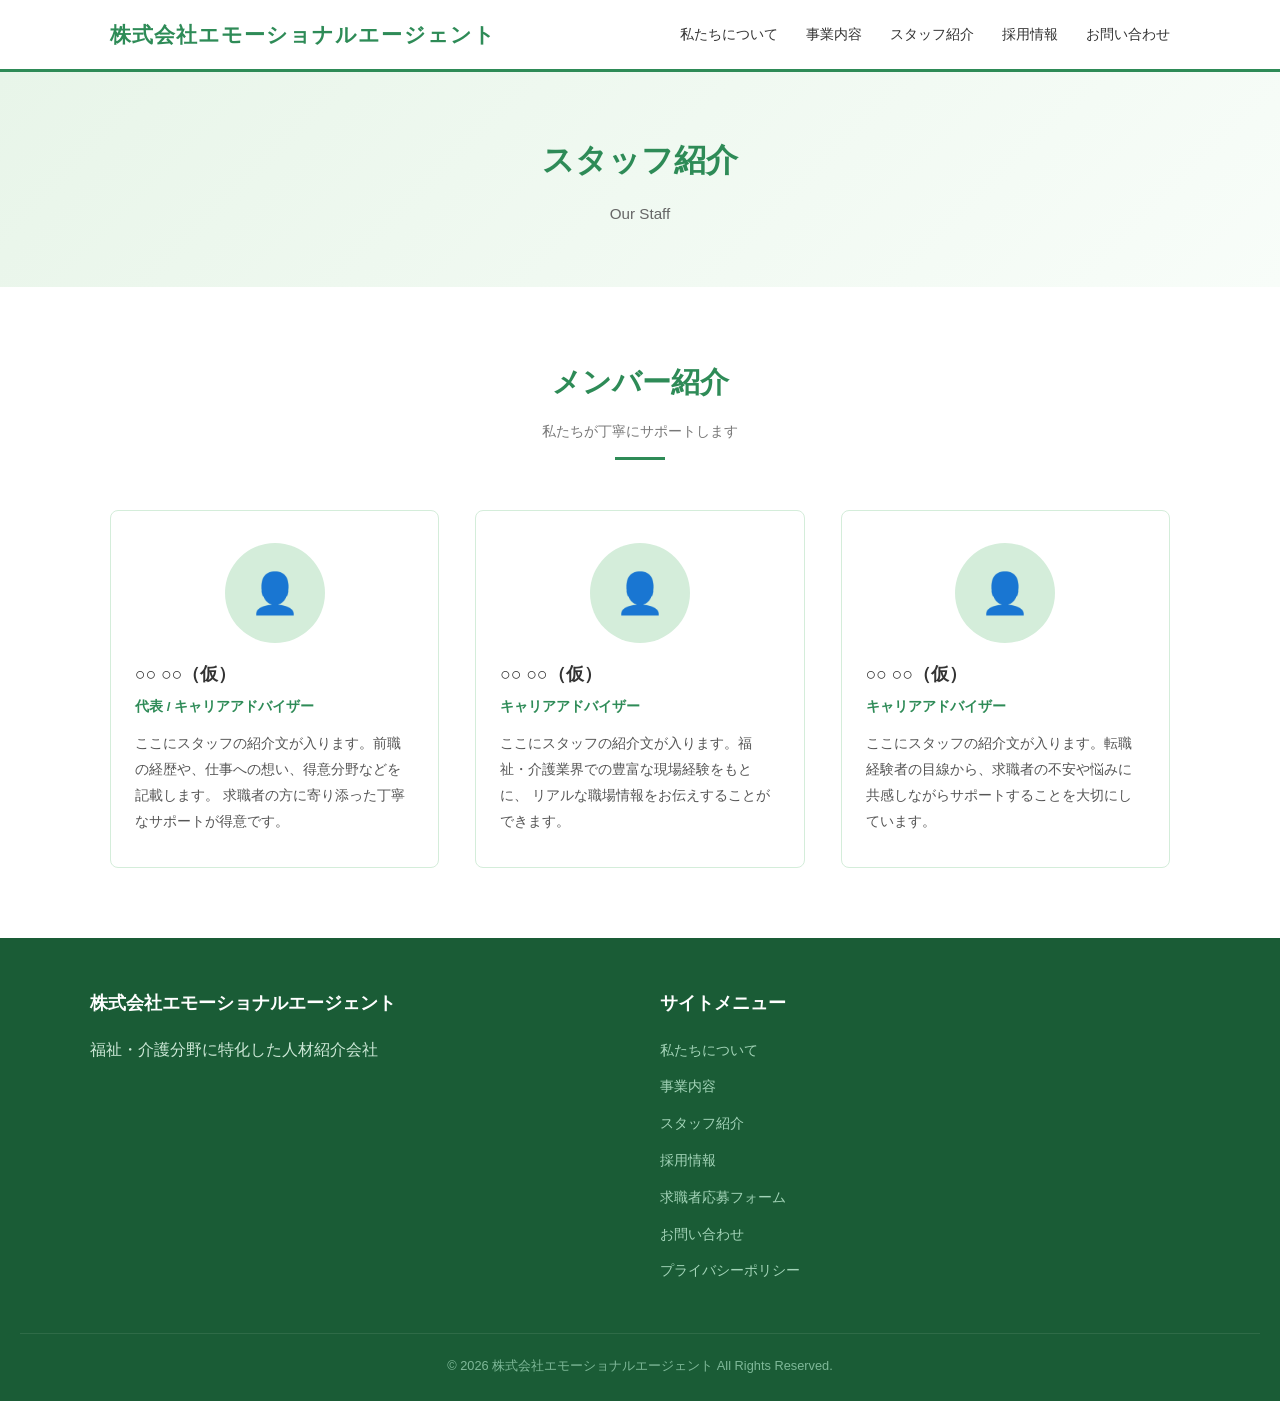
<file: participants/fukusaka/emotional-agent/staff.html>
<!DOCTYPE html>
<html lang="ja">
<head>
  <meta charset="UTF-8">
  <meta name="viewport" content="width=device-width, initial-scale=1.0">
  <title>スタッフ紹介 | 株式会社エモーショナルエージェント</title>
  <link rel="stylesheet" href="style.css">
</head>
<body>

  <header>
    <div class="inner">
      <div class="logo">
        <a href="index.html">株式会社エモーショナルエージェント</a>
      </div>
      <nav>
        <ul>
          <li><a href="about.html">私たちについて</a></li>
          <li><a href="services.html">事業内容</a></li>
          <li><a href="staff.html">スタッフ紹介</a></li>
          <li><a href="careers.html">採用情報</a></li>
          <li><a href="contact.html">お問い合わせ</a></li>
        </ul>
      </nav>
    </div>
  </header>

  <div class="page-hero">
    <h1>スタッフ紹介</h1>
    <p>Our Staff</p>
  </div>

  <section>
    <div class="container">
      <div class="section-title">
        <h2>メンバー紹介</h2>
        <p>私たちが丁寧にサポートします</p>
        <span class="underline"></span>
      </div>
      <div class="staff-grid">

        <div class="staff-card">
          <div class="avatar">👤</div>
          <p class="name">○○ ○○（仮）</p>
          <p class="role">代表 / キャリアアドバイザー</p>
          <p>
            ここにスタッフの紹介文が入ります。前職の経歴や、仕事への想い、得意分野などを記載します。
            求職者の方に寄り添った丁寧なサポートが得意です。
          </p>
        </div>

        <div class="staff-card">
          <div class="avatar">👤</div>
          <p class="name">○○ ○○（仮）</p>
          <p class="role">キャリアアドバイザー</p>
          <p>
            ここにスタッフの紹介文が入ります。福祉・介護業界での豊富な現場経験をもとに、
            リアルな職場情報をお伝えすることができます。
          </p>
        </div>

        <div class="staff-card">
          <div class="avatar">👤</div>
          <p class="name">○○ ○○（仮）</p>
          <p class="role">キャリアアドバイザー</p>
          <p>
            ここにスタッフの紹介文が入ります。転職経験者の目線から、求職者の不安や悩みに
            共感しながらサポートすることを大切にしています。
          </p>
        </div>

      </div>
    </div>
  </section>

  <footer>
    <div class="footer-inner">
      <div>
        <h3>株式会社エモーショナルエージェント</h3>
        <p>福祉・介護分野に特化した人材紹介会社</p>
      </div>
      <div>
        <h3>サイトメニュー</h3>
        <ul>
          <li><a href="about.html">私たちについて</a></li>
          <li><a href="services.html">事業内容</a></li>
          <li><a href="staff.html">スタッフ紹介</a></li>
          <li><a href="careers.html">採用情報</a></li>
          <li><a href="job-form.html">求職者応募フォーム</a></li>
          <li><a href="contact.html">お問い合わせ</a></li>
          <li><a href="privacy.html">プライバシーポリシー</a></li>
        </ul>
      </div>
    </div>
    <p class="copyright">&copy; 2026 株式会社エモーショナルエージェント All Rights Reserved.</p>
  </footer>

</body>
</html>
</file>
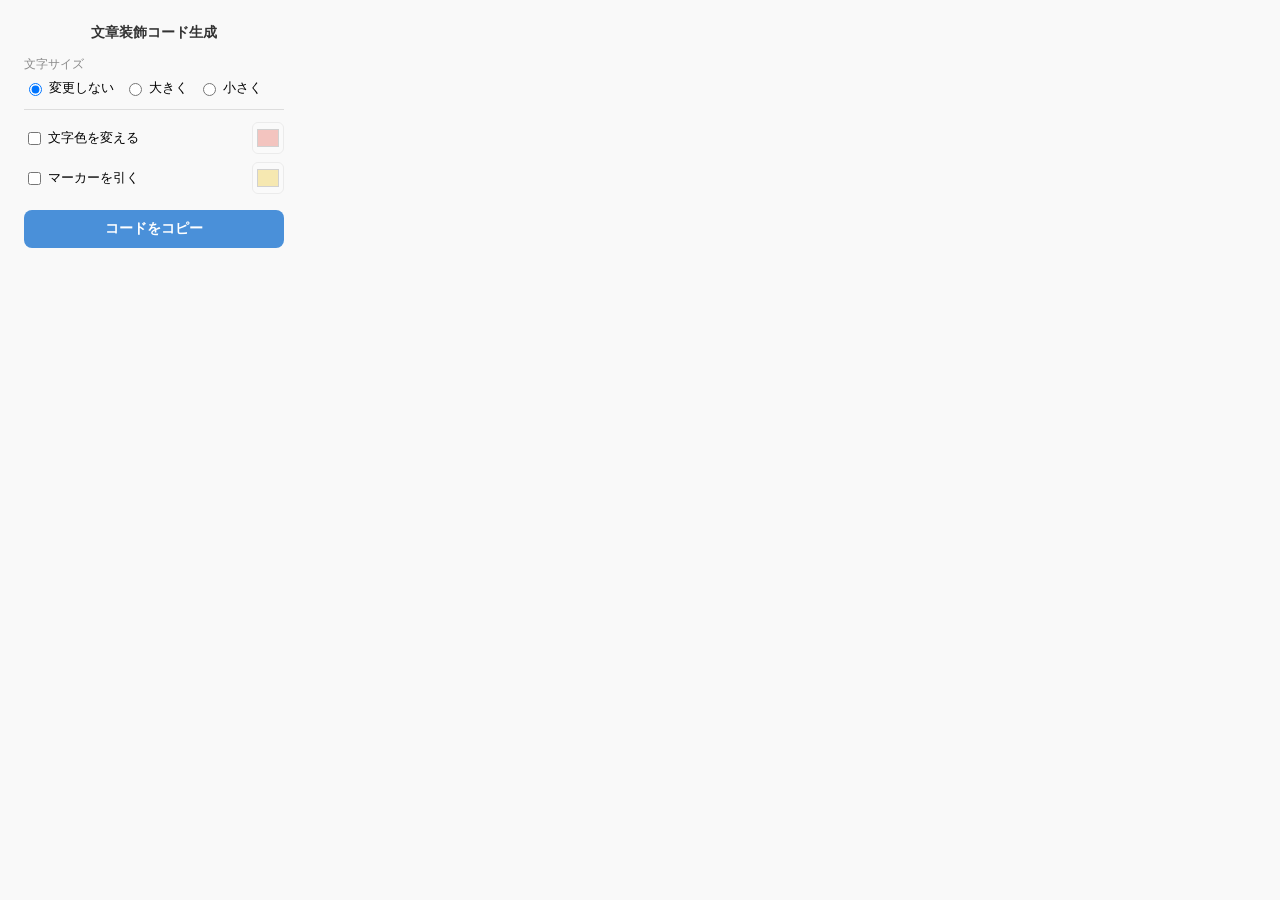
<file: participants/okuda/chrome-extension/popup.html>
<!DOCTYPE html>
<html lang="ja">
<head>
  <meta charset="UTF-8">
  <style>
    body {
      width: 260px;
      padding: 16px;
      font-family: sans-serif;
      background: #f9f9f9;
    }
    h2 {
      font-size: 14px;
      margin: 0 0 14px;
      color: #333;
      text-align: center;
    }
    .section {
      margin-bottom: 12px;
    }
    .section-label {
      font-size: 12px;
      color: #888;
      margin-bottom: 6px;
    }
    .radio-row {
      display: flex;
      gap: 10px;
    }
    .radio-row label {
      font-size: 13px;
      cursor: pointer;
      display: flex;
      align-items: center;
      gap: 4px;
    }
    .check-row {
      display: flex;
      align-items: center;
      gap: 8px;
      margin-bottom: 8px;
    }
    .check-row label {
      font-size: 13px;
      cursor: pointer;
      display: flex;
      align-items: center;
      gap: 4px;
      flex: 1;
    }
    input[type="color"] {
      width: 32px;
      height: 32px;
      border: 1px solid #ccc;
      border-radius: 6px;
      cursor: pointer;
      padding: 2px;
      background: white;
    }
    input[type="color"]:disabled {
      opacity: 0.3;
      cursor: not-allowed;
    }
    #btn-copy {
      width: 100%;
      padding: 10px;
      font-size: 14px;
      font-weight: bold;
      border: none;
      border-radius: 8px;
      cursor: pointer;
      background: #4a90d9;
      color: white;
      margin-top: 4px;
    }
    #btn-copy:hover {
      background: #357abd;
    }
    hr {
      border: none;
      border-top: 1px solid #ddd;
      margin: 12px 0;
    }
    #message {
      margin-top: 10px;
      font-size: 12px;
      color: #27ae60;
      text-align: center;
      min-height: 18px;
    }
    #error {
      margin-top: 4px;
      font-size: 12px;
      color: #e74c3c;
      text-align: center;
      min-height: 18px;
    }
  </style>
</head>
<body>
  <h2>文章装飾コード生成</h2>

  <div class="section">
    <div class="section-label">文字サイズ</div>
    <div class="radio-row">
      <label><input type="radio" name="size" value="none" checked> 変更しない</label>
      <label><input type="radio" name="size" value="large"> 大きく</label>
      <label><input type="radio" name="size" value="small"> 小さく</label>
    </div>
  </div>

  <hr>

  <div class="section">
    <div class="check-row">
      <label>
        <input type="checkbox" id="chk-color"> 文字色を変える
      </label>
      <input type="color" id="pick-color" value="#e74c3c" title="色を選んでください" disabled>
    </div>
    <div class="check-row">
      <label>
        <input type="checkbox" id="chk-marker"> マーカーを引く
      </label>
      <input type="color" id="pick-marker" value="#f1c40f" title="色を選んでください" disabled>
    </div>
  </div>

  <button id="btn-copy">コードをコピー</button>

  <div id="message"></div>
  <div id="error"></div>

  <script src="popup.js"></script>
</body>
</html>
</file>
<file: participants/fukusaka/emotional-agent/style.css>
/* ===========================
   共通スタイル
=========================== */
* {
  margin: 0;
  padding: 0;
  box-sizing: border-box;
}

body {
  font-family: 'Noto Sans JP', 'Hiragino Kaku Gothic ProN', sans-serif;
  color: #333;
  background-color: #fff;
  line-height: 1.8;
}

a {
  text-decoration: none;
  color: inherit;
}

img {
  max-width: 100%;
  height: auto;
}

.container {
  max-width: 1100px;
  margin: 0 auto;
  padding: 0 20px;
}

/* ===========================
   ヘッダー
=========================== */
header {
  background-color: #fff;
  border-bottom: 3px solid #2e8b57;
  position: sticky;
  top: 0;
  z-index: 100;
}

header .inner {
  max-width: 1100px;
  margin: 0 auto;
  padding: 16px 20px;
  display: flex;
  justify-content: space-between;
  align-items: center;
}

.logo a {
  font-size: 1.3rem;
  font-weight: 700;
  color: #2e8b57;
  letter-spacing: 0.05em;
}

nav ul {
  list-style: none;
  display: flex;
  gap: 28px;
}

nav ul li a {
  font-size: 0.9rem;
  color: #333;
  font-weight: 500;
  transition: color 0.2s;
}

nav ul li a:hover {
  color: #2e8b57;
}

/* ===========================
   ヒーロー（トップページ）
=========================== */
.hero {
  background: linear-gradient(135deg, #e8f5e9 0%, #f1f8f4 60%, #fff 100%);
  padding: 100px 20px;
  text-align: center;
}

.hero h1 {
  font-size: 2.4rem;
  color: #2e8b57;
  margin-bottom: 20px;
  line-height: 1.4;
}

.hero p {
  font-size: 1.1rem;
  color: #555;
  max-width: 600px;
  margin: 0 auto 36px;
}

.btn {
  display: inline-block;
  background-color: #2e8b57;
  color: #fff;
  padding: 14px 36px;
  border-radius: 4px;
  font-size: 1rem;
  font-weight: 700;
  transition: background-color 0.2s;
}

.btn:hover {
  background-color: #256b44;
}

.btn-outline {
  display: inline-block;
  border: 2px solid #2e8b57;
  color: #2e8b57;
  padding: 12px 32px;
  border-radius: 4px;
  font-size: 0.95rem;
  font-weight: 700;
  transition: all 0.2s;
}

.btn-outline:hover {
  background-color: #2e8b57;
  color: #fff;
}

/* ===========================
   セクション共通
=========================== */
section {
  padding: 70px 20px;
}

section:nth-child(even) {
  background-color: #f8fdf9;
}

.section-title {
  text-align: center;
  margin-bottom: 50px;
}

.section-title h2 {
  font-size: 1.8rem;
  color: #2e8b57;
  margin-bottom: 10px;
}

.section-title p {
  color: #777;
  font-size: 0.9rem;
}

.section-title .underline {
  display: block;
  width: 50px;
  height: 3px;
  background-color: #2e8b57;
  margin: 12px auto 0;
}

/* ===========================
   カードグリッド
=========================== */
.card-grid {
  display: grid;
  grid-template-columns: repeat(auto-fit, minmax(280px, 1fr));
  gap: 30px;
}

.card {
  background: #fff;
  border: 1px solid #d4edda;
  border-radius: 8px;
  padding: 32px 24px;
  text-align: center;
  transition: box-shadow 0.2s;
}

.card:hover {
  box-shadow: 0 6px 20px rgba(46, 139, 87, 0.15);
}

.card .icon {
  font-size: 2.5rem;
  margin-bottom: 16px;
}

.card h3 {
  font-size: 1.1rem;
  color: #2e8b57;
  margin-bottom: 12px;
}

.card p {
  font-size: 0.9rem;
  color: #555;
}

/* ===========================
   ページヒーロー（下層ページ）
=========================== */
.page-hero {
  background: linear-gradient(135deg, #e8f5e9, #f8fdf9);
  padding: 60px 20px;
  text-align: center;
}

.page-hero h1 {
  font-size: 2rem;
  color: #2e8b57;
  margin-bottom: 10px;
}

.page-hero p {
  color: #666;
  font-size: 0.95rem;
}

/* ===========================
   テーブル
=========================== */
.info-table {
  width: 100%;
  border-collapse: collapse;
  font-size: 0.95rem;
}

.info-table th,
.info-table td {
  padding: 16px 20px;
  border-bottom: 1px solid #d4edda;
  text-align: left;
}

.info-table th {
  width: 200px;
  background-color: #f1f8f4;
  color: #2e8b57;
  font-weight: 700;
}

/* ===========================
   フォーム
=========================== */
.form-wrap {
  max-width: 700px;
  margin: 0 auto;
}

.form-group {
  margin-bottom: 24px;
}

.form-group label {
  display: block;
  font-weight: 700;
  margin-bottom: 8px;
  color: #333;
}

.form-group .required {
  color: #fff;
  background-color: #2e8b57;
  font-size: 0.75rem;
  padding: 2px 8px;
  border-radius: 3px;
  margin-left: 8px;
  vertical-align: middle;
}

.form-group input,
.form-group select,
.form-group textarea {
  width: 100%;
  padding: 12px 16px;
  border: 1px solid #ccc;
  border-radius: 4px;
  font-size: 1rem;
  font-family: inherit;
  transition: border-color 0.2s;
}

.form-group input:focus,
.form-group select:focus,
.form-group textarea:focus {
  outline: none;
  border-color: #2e8b57;
}

.form-group textarea {
  height: 160px;
  resize: vertical;
}

.form-submit {
  text-align: center;
  margin-top: 36px;
}

.form-submit button {
  background-color: #2e8b57;
  color: #fff;
  border: none;
  padding: 16px 60px;
  font-size: 1rem;
  font-weight: 700;
  border-radius: 4px;
  cursor: pointer;
  transition: background-color 0.2s;
}

.form-submit button:hover {
  background-color: #256b44;
}

/* ===========================
   スタッフカード
=========================== */
.staff-grid {
  display: grid;
  grid-template-columns: repeat(auto-fit, minmax(280px, 1fr));
  gap: 36px;
}

.staff-card {
  text-align: center;
  padding: 32px 24px;
  background: #fff;
  border: 1px solid #d4edda;
  border-radius: 8px;
}

.staff-card .avatar {
  width: 100px;
  height: 100px;
  border-radius: 50%;
  background-color: #d4edda;
  display: flex;
  align-items: center;
  justify-content: center;
  font-size: 2.5rem;
  margin: 0 auto 16px;
}

.staff-card .name {
  font-size: 1.1rem;
  font-weight: 700;
  color: #333;
  margin-bottom: 4px;
}

.staff-card .role {
  font-size: 0.85rem;
  color: #2e8b57;
  font-weight: 700;
  margin-bottom: 12px;
}

.staff-card p {
  font-size: 0.9rem;
  color: #555;
  text-align: left;
}

/* ===========================
   ナビゲーションリンク一覧
=========================== */
.nav-links {
  display: grid;
  grid-template-columns: repeat(auto-fit, minmax(220px, 1fr));
  gap: 20px;
  margin-top: 40px;
}

.nav-links a {
  display: block;
  background: #fff;
  border: 1px solid #d4edda;
  border-left: 5px solid #2e8b57;
  padding: 20px 24px;
  border-radius: 4px;
  font-weight: 700;
  color: #333;
  transition: box-shadow 0.2s;
}

.nav-links a:hover {
  box-shadow: 0 4px 14px rgba(46, 139, 87, 0.15);
  color: #2e8b57;
}

/* ===========================
   フッター
=========================== */
footer {
  background-color: #1a5c36;
  color: #cde8d7;
  padding: 50px 20px 24px;
}

footer .footer-inner {
  max-width: 1100px;
  margin: 0 auto;
  display: grid;
  grid-template-columns: 1fr 1fr;
  gap: 40px;
  margin-bottom: 40px;
}

footer h3 {
  color: #fff;
  font-size: 1.1rem;
  margin-bottom: 16px;
}

footer ul {
  list-style: none;
}

footer ul li {
  margin-bottom: 8px;
}

footer ul li a {
  color: #a3d4b8;
  font-size: 0.9rem;
  transition: color 0.2s;
}

footer ul li a:hover {
  color: #fff;
}

footer .copyright {
  text-align: center;
  font-size: 0.8rem;
  color: #7eb898;
  border-top: 1px solid #2e6b47;
  padding-top: 20px;
}

/* ===========================
   レスポンシブ
=========================== */
@media (max-width: 768px) {
  header .inner {
    flex-direction: column;
    gap: 16px;
  }

  nav ul {
    flex-wrap: wrap;
    justify-content: center;
    gap: 16px;
  }

  .hero h1 {
    font-size: 1.7rem;
  }

  footer .footer-inner {
    grid-template-columns: 1fr;
  }

  .info-table th {
    width: 120px;
  }
}
</file>
